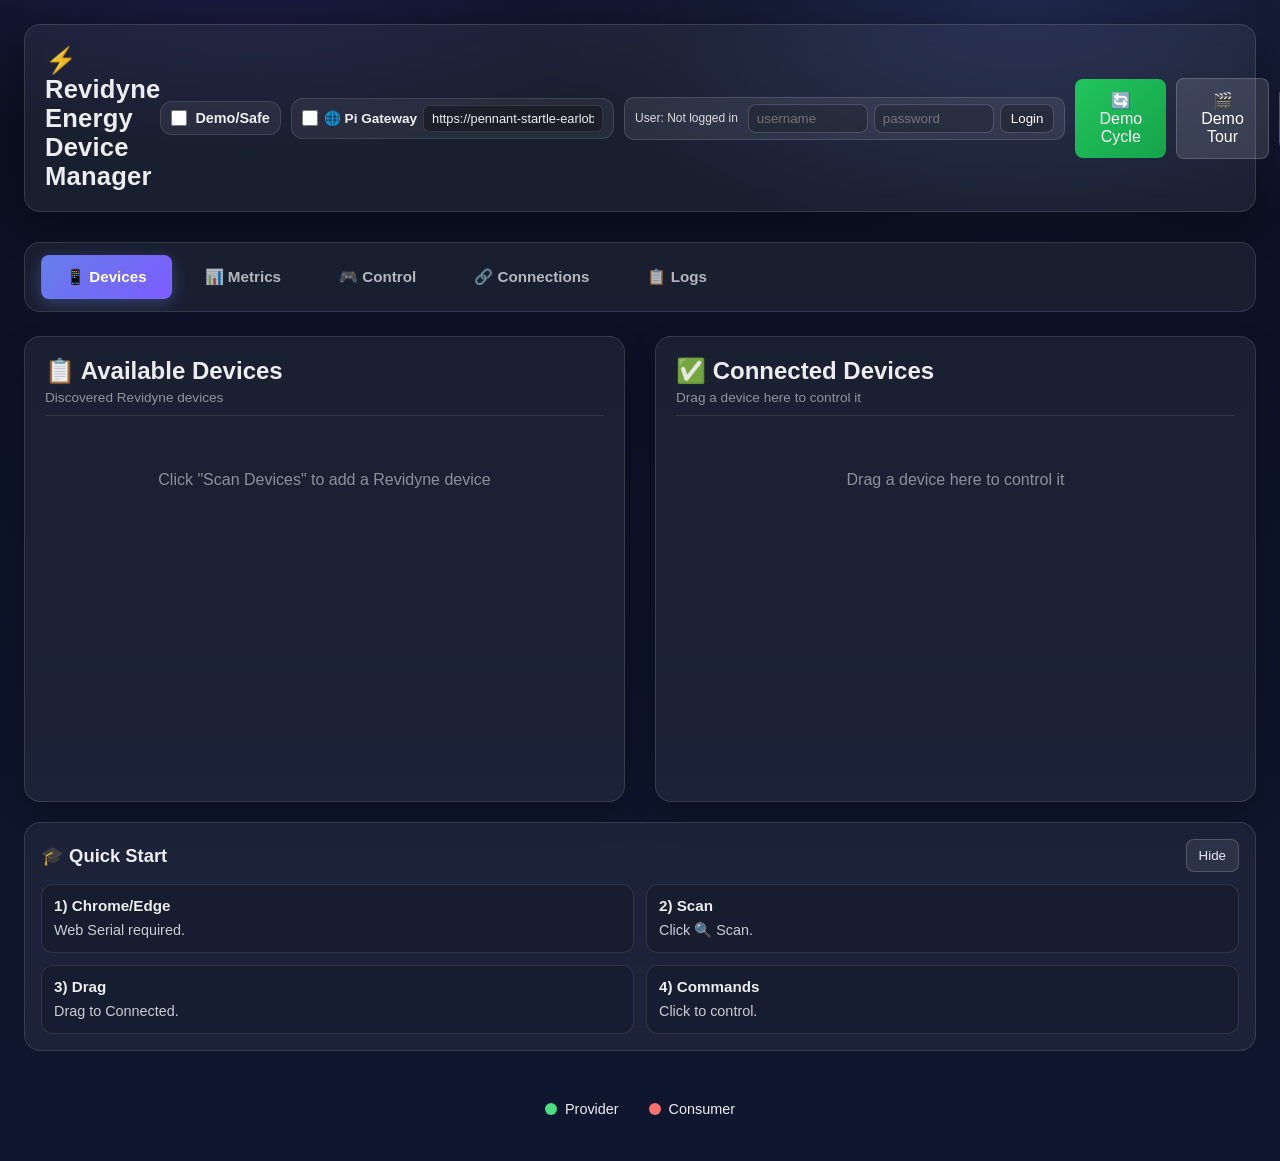
<file: index.html>
<!DOCTYPE html>
<html lang="en">
<head>
    <meta charset="UTF-8">
    <meta name="viewport" content="width=device-width, initial-scale=1.0">
    <title>Revidyne Device Manager</title>
    <link rel="stylesheet" href="styles.css?v=20260401a">
</head>
<body>
    <div class="container">
        <header>
            <h1>⚡ Revidyne Energy Device Manager</h1>
            <div class="header-actions">
                <label class="safe-mode" title="When ON, set* commands are blocked">
                    <input id="safeModeToggle" type="checkbox" />
                    <span class="safe-mode-label">Demo/Safe</span>
                </label>
                <div class="pi-gateway-control" title="Route commands through Raspberry Pi instead of direct WebSerial">
                    <label class="pi-gateway-toggle">
                        <input id="piGatewayToggle" type="checkbox" />
                        <span class="pi-gateway-label">🌐 Pi Gateway</span>
                    </label>
                    <input id="piGatewayUrl" type="text" class="pi-gateway-url" placeholder="http://10.106.249.120:5000" />
                </div>
                    <div class="header-right">
                        <div class="auth-widget" id="authWidget">
                            <div class="auth-status">
                                User: <span id="authStatus">Not logged in</span>
                            </div>
                            <div id="loginFormWrap">
                                <form id="loginForm" class="login-form">
                                    <input id="loginUsername" type="text" placeholder="username" autocomplete="username" required />
                                    <input id="loginPassword" type="password" placeholder="password" autocomplete="current-password" required />
                                    <button type="submit">Login</button>
                                </form>
                            </div>
                            <div id="userInfoWrap" style="display:none;">
                                <button id="logoutBtn" type="button">Logout</button>
                            </div>
                        </div>
                    </div>
                <button id="demoCycleBtn" class="scan-btn" style="background: linear-gradient(135deg, #22c55e 0%, #16a34a 100%);">🔄 Demo Cycle</button>
                <button id="demoTourBtn" class="scan-btn secondary" title="Step-by-step guided demo">🎬 Demo Tour</button>
                <button id="showTutorialBtn" class="scan-btn secondary" title="Show tutorial">🎓 Tutorial</button>
                <button id="scanBtn" class="scan-btn">🔍 Scan Devices</button>
            </div>
        </header>

        <nav class="navbar">
            <button class="nav-btn active" data-page="devices">📱 Devices</button>
            <button class="nav-btn" data-page="metrics">📊 Metrics</button>
            <button class="nav-btn" data-page="control">🎮 Control</button>
            <button class="nav-btn" data-page="connections">🔗 Connections</button>
            <button class="nav-btn" data-page="logs">📋 Logs</button>
            <button class="nav-btn" data-page="admin" id="navAdminBtn" style="display:none;">🔑 Admin</button>
        </nav>

        <div class="nav-page active" id="page-devices">
            <main class="panels">
                <div class="panel left-panel">
                    <h2>📋 Available Devices</h2>
                    <p class="panel-desc">Discovered Revidyne devices</p>
                    <div id="availableDevices" class="device-list" ondrop="drop(event, 'available')" ondragover="allowDrop(event)"></div>
                </div>
                <div class="panel right-panel">
                    <h2>✅ Connected Devices</h2>
                    <p class="panel-desc">Drag a device here to control it</p>
                    <div id="connectedDevices" class="device-list" ondrop="drop(event, 'connected')" ondragover="allowDrop(event)"></div>
                </div>
            </main>
            <section class="onboarding">
                <div class="onboarding-header">
                    <h2>🎓 Quick Start</h2>
                    <button id="dismissOnboardingBtn" class="onboarding-btn secondary">Hide</button>
                </div>
                <div class="onboarding-grid">
                    <div class="onboarding-card"><h3>1) Chrome/Edge</h3><p>Web Serial required.</p></div>
                    <div class="onboarding-card"><h3>2) Scan</h3><p>Click 🔍 Scan.</p></div>
                    <div class="onboarding-card"><h3>3) Drag</h3><p>Drag to Connected.</p></div>
                    <div class="onboarding-card"><h3>4) Commands</h3><p>Click to control.</p></div>
                </div>
            </section>
        </div>

        <div class="nav-page" id="page-metrics">
            <section class="summary">
                <div class="summary-item"><span class="summary-label">Connected</span><span id="summaryConnected" class="summary-value">0</span></div>
                <div class="summary-item"><span class="summary-label">Available</span><span id="summaryAvailable" class="summary-value">0</span></div>
                <div class="summary-item"><span class="summary-label">Providers</span><span id="summaryProviders" class="summary-value">0</span></div>
                <div class="summary-item"><span class="summary-label">Consumers</span><span id="summaryConsumers" class="summary-value">0</span></div>
                <div class="summary-item summary-wide"><span class="summary-label">Last scan</span><span id="summaryLastScan" class="summary-value">—</span></div>
            </section>

            <section class="metrics" aria-label="Live metrics">
                <div class="metrics-header">
                    <h3>Live Metrics</h3>
                    <div class="metrics-meta">Updated: <span id="metricsUpdatedAt">—</span></div>
                    <button id="metricsPauseBtn" class="metrics-pause-btn" title="Pause/Resume auto-refresh">⏸️ Pause</button>
                    <button id="metricsRefreshBtn" class="metrics-refresh-btn" title="Refresh now">🔄 Refresh</button>
                    <button id="metricsResetFilterBtn" class="metrics-reset-btn" title="Reset filter history">🗑️ Reset</button>
                    <button id="metricsRawBtn" class="metrics-raw-btn" title="Show raw values in console">📊 Raw</button>
                    <div id="metricsDetailsState" class="metrics-details-state"></div>
                    <label class="metrics-details-toggle" title="Show/hide extra helper text">
                        <input id="metricsShowDetailsToggle" type="checkbox" />
                        <span>Show details</span>
                    </label>
                </div>
                <div class="metrics-quick-actions">
                    <div class="metrics-quick-left">
                        <div class="metrics-quick-title">Estimates</div>
                        <div id="demandSourceHint" class="metrics-quick-sub">Demand source: —</div>
                        <label class="metrics-manual-pref" title="When enabled, supply/demand will prefer your manual Capacity/Rated estimates over telemetry (useful for demos).">
                            <input id="preferManualEstimatesToggle" type="checkbox" />
                            <span>Prefer manual estimates</span>
                        </label>
                    </div>
                    <button id="jumpToEstimatesBtn" class="metrics-alloc-btn secondary" type="button">Jump to device estimates</button>
                </div>

                <div id="metricsBalance" class="metrics-balance">
                    <div class="metrics-balance-item"><span class="metrics-balance-label">Estimated supply</span><span id="metricsSupply" class="metrics-balance-value">—</span></div>
                    <div class="metrics-balance-item"><span class="metrics-balance-label">Estimated demand</span><span id="metricsDemand" class="metrics-balance-value">—</span></div>
                    <div class="metrics-balance-item metrics-balance-wide"><span class="metrics-balance-label">Balance</span><span id="metricsBalanceText" class="metrics-balance-value">—</span></div>
                    <div id="metricsBalanceHint" class="metrics-balance-hint"></div>

                    <div class="metrics-alloc">
                        <div class="metrics-alloc-left">
                            <div class="metrics-alloc-title">Apply allocation (Generator)</div>
                            <div class="metrics-alloc-sub">Sends <code>setLoad</code> to the generator. Respects Demo/Safe mode.</div>
                        </div>
                        <label class="metrics-alloc-field">
                            <span>Target load (kW)</span>
                            <input id="allocTargetKW" type="number" min="0" step="0.1" placeholder="e.g., 2.0" />
                        </label>
                        <button id="allocApplyBtn" class="metrics-alloc-btn" type="button">Apply to Generator</button>

                        <div class="metrics-alloc-divider"></div>

                        <div class="metrics-alloc-auto">
                            <div class="metrics-alloc-auto-left">
                                <div class="metrics-alloc-auto-title">Option A: apply from Estimated demand</div>
                                <div class="metrics-alloc-auto-sub">One click sets generator load to the current Estimated demand.</div>
                            </div>
                            <label class="metrics-alloc-field">
                                <span>Max cap (kW)</span>
                                <input id="allocMaxKW" type="number" min="0" step="0.1" placeholder="optional" />
                            </label>
                            <button id="allocApplyFromDemandBtn" class="metrics-alloc-btn secondary" type="button">Set = Estimated demand</button>
                        </div>

                        <div class="metrics-alloc-divider"></div>

                        <div class="metrics-alloc-auto">
                            <div class="metrics-alloc-auto-left">
                                <div class="metrics-alloc-auto-title">Auto-estimate demand</div>
                                <div class="metrics-alloc-auto-sub">If ON, Estimated demand follows provider output.</div>
                            </div>
                            <button id="autoEstDemandToggleBtn" class="metrics-alloc-btn secondary" type="button">Enable auto-estimate</button>
                            <div id="autoEstDemandStatus" class="metrics-balance-hint"></div>
                        </div>

                        <div class="metrics-alloc-auto">
                            <div class="metrics-alloc-auto-left">
                                <div class="metrics-alloc-auto-title">Auto-estimate tuning</div>
                                <div class="metrics-alloc-auto-sub">Response speed and max step.</div>
                            </div>
                            <label class="metrics-alloc-field">
                                <span>Response speed</span>
                                <input id="autoEstAlpha" type="range" min="0.05" max="0.95" step="0.05" value="0.35" />
                            </label>
                            <label class="metrics-alloc-field">
                                <span>Max step (kW)</span>
                                <input id="autoEstMaxStep" type="number" min="0.1" step="0.1" value="1.0" />
                            </label>
                        </div>
                    </div>
                </div>

                <div id="metricsEmpty" class="empty-state">Connect a device to see voltage/power readings.</div>
                <div class="metrics-table-wrap">
                    <table class="metrics-table">
                        <thead><tr><th>Device</th><th>Type</th><th>Voltage</th><th>Power (kW)</th></tr></thead>
                        <tbody id="metricsTableBody"></tbody>
                    </table>
                </div>
            </section>

            <section class="planned-request" aria-label="Pre-planned power request">
                <div class="planned-request-header">
                    <h3>🧠 Pre-planned Power Request</h3>
                    <div class="planned-request-meta">Ask for a target (W). The system checks current solar/wind vs generator capacity, and ramps load to reduce shutdown risk.</div>
                </div>
                <div class="planned-request-body">
                    <div class="planned-request-grid">
                        <label class="planned-field">
                            <span>Target demand (W)</span>
                            <input id="plannedTargetW" type="number" min="0" step="10" placeholder="e.g., 800" />
                        </label>

                        <div class="planned-actions">
                            <button id="plannedPlanBtn" class="flow-btn secondary" type="button">Plan</button>
                            <button id="plannedExecuteBtn" class="flow-btn" type="button">Execute (ramp)</button>
                            <button id="plannedCancelBtn" class="flow-btn danger" type="button">Cancel</button>
                        </div>

                        <label class="planned-field">
                            <span>Generator cap (kW)</span>
                            <input id="plannedMaxGenKW" type="number" min="0" step="0.1" placeholder="e.g., 3.0" />
                        </label>

                        <label class="planned-field">
                            <span>Ramp step (kW)</span>
                            <input id="plannedRampStepKW" type="number" min="0.05" step="0.05" placeholder="e.g., 0.2" />
                        </label>

                        <label class="planned-field">
                            <span>Ramp interval (ms)</span>
                            <input id="plannedRampIntervalMs" type="number" min="200" step="100" placeholder="e.g., 1500" />
                        </label>

                        <label class="planned-toggle" title="If non-generator supply is 0, allow retrying for a while.">
                            <input id="plannedAllowWait" type="checkbox" />
                            <span>Allow waiting / retry</span>
                        </label>
                    </div>

                    <div id="plannedScheduleViz" class="planned-schedule" aria-label="Ramp schedule preview"></div>

                    <div id="plannedRequestStatus" class="planned-request-status"></div>
                </div>
            </section>
        </div>

        <div class="nav-page" id="page-control">
            <section class="library">
                <div class="library-header"><h3>Command Library</h3></div>
                <div class="library-controls"><input id="librarySearch" class="library-search" type="text" placeholder="Search..." /><button class="library-btn" onclick="manager.refreshCommandLibrary()">Refresh</button></div>
                <div id="libraryBody" class="library-body"></div>
                <div id="libraryEmpty" class="empty-state">Connect devices to see commands.</div>
            </section>
        </div>

        <div class="nav-page" id="page-connections">
            <section class="connections">
                <div class="connections-header"><h3>Connections</h3><div class="connections-meta">Link Providers to Consumers</div>
                    <div class="connections-actions"><button id="connApplyMode2Btn" class="flow-btn">Apply</button><button id="connClearBtn" class="flow-btn danger">Clear</button></div>
                </div>
                <div class="connections-hint">Click Provider then Consumer.</div>
                <div id="connCanvas" class="conn-canvas">
                    <svg id="connSvg" class="conn-svg"></svg>
                    <div class="conn-col"><div class="conn-col-title">Providers</div><div id="connProviders" class="conn-list"></div></div>
                    <div class="conn-col"><div class="conn-col-title">Consumers</div><div id="connConsumers" class="conn-list"></div></div>
                </div>
                <div id="connStatus" class="connections-status">No connections.</div>
            </section>

            <section class="demand-request">
                <div class="demand-request-header">
                    <h3>🏠 Demand Request Mode</h3>
                    <div class="demand-request-meta">Set consumer needs, auto-request from providers</div>
                </div>
                <div class="demand-request-body">
                    <div class="demand-request-hint">
                        <p>💡 Add multiple consumers and their power needs below, then click <strong>Apply All Requests</strong>.</p>
                        <p>The system will automatically update connections and request the generator to fill any deficit.</p>
                    </div>
                    
                    <div class="demand-request-list-header">
                        <span>Consumer Requests</span>
                        <button id="demandAddBtn" class="flow-btn secondary">+ Add Request</button>
                    </div>
                    <div id="demandRequestList" class="demand-request-list">
                        <!-- Dynamic rows will be added here -->
                    </div>
                    
                    <div class="demand-request-actions">
                        <button id="demandApplyAllBtn" class="flow-btn">⚡ Apply All Requests</button>
                        <button id="demandClearAllBtn" class="flow-btn danger">Clear All</button>
                        <span id="demandTotalKW" class="demand-total">Total: 0.00 kW</span>
                    </div>
                    <div id="demandRequestStatus" class="demand-request-status"></div>
                </div>
            </section>

            <section class="surplus-handler">
                <div class="surplus-header">
                    <h3>⚡ Surplus Energy Handler</h3>
                    <div class="surplus-meta">Route excess power to CVT or storage</div>
                </div>
                <div class="surplus-body">
                    <div class="surplus-hint">
                        <p>💡 When supply exceeds demand, the surplus energy can be sent to a <strong>CVT</strong> to be consumed or stored.</p>
                    </div>
                    
                    <div class="surplus-status-row">
                        <div class="surplus-item">
                            <span class="surplus-label">Estimated Supply</span>
                            <span id="surplusSupply" class="surplus-value">0.00 kW</span>
                        </div>
                        <div class="surplus-item">
                            <span class="surplus-label">Estimated Demand</span>
                            <span id="surplusDemand" class="surplus-value">0.00 kW</span>
                        </div>
                        <div class="surplus-item surplus-highlight">
                            <span class="surplus-label">Surplus</span>
                            <span id="surplusValue" class="surplus-value">0.00 kW</span>
                        </div>
                    </div>

                    <div class="surplus-target">
                        <label class="surplus-field">
                            <span>Send surplus to</span>
                            <select id="surplusTargetSelect">
                                <option value="">-- Select CVT/Storage --</option>
                            </select>
                        </label>
                        <button id="surplusApplyBtn" class="flow-btn">🔄 Route Surplus to CVT</button>
                    </div>
                    <div id="surplusStatus" class="surplus-status"></div>
                </div>
            </section>
        </div>

        <div class="nav-page" id="page-logs">
            <section class="controller">
                <div class="controller-header"><h3>Controller</h3><div class="controller-hint">Run scenarios</div></div>
                <div class="controller-actions">
                    <button class="controller-btn" onclick="manager.runScenario('startup')">▶ Startup</button>
                    <button class="controller-btn" onclick="manager.runScenario('eco')">🌿 Eco</button>
                    <button class="controller-btn" onclick="manager.runScenario('demand')">⚡ Demand</button>
                </div>
                <div class="controller-note" id="controllerStatus">Connect devices first.</div>
            </section>

            <section class="templates">
                <div class="templates-header"><h3>Templates</h3></div>
                <div class="templates-actions">
                    <button class="templates-btn" onclick="applyTemplate('gen_load_cycle')">⚡ Generator + Load</button>
                    <button class="templates-btn" onclick="applyTemplate('solar_tracker_routine')">🧭 Solar Tracker</button>
                    <button class="templates-btn" onclick="applyTemplate('wind_turbine_demo')">🌬️ Wind Turbine</button>
                </div>
            </section>

            <section class="cmdlog">
                <div class="cmdlog-header"><h3>Command Log</h3>
                    <div class="cmdlog-actions"><button class="cmdlog-btn" onclick="manager.exportCommandLog('json')">JSON</button><button class="cmdlog-btn" onclick="manager.exportCommandLog('csv')">CSV</button><button class="cmdlog-btn danger" onclick="manager.clearCommandLog()">Clear</button></div>
                </div>
                <div class="cmdlog-table-wrap"><table class="cmdlog-table"><thead><tr><th>Time</th><th>Device</th><th>Command</th><th>Args</th><th>Result</th></tr></thead><tbody id="cmdLogBody"></tbody></table></div>
                <div id="cmdLogEmpty" class="empty-state">No commands yet.</div>
            </section>
            <section class="flow">
                <div class="flow-header"><h3>Flow Builder</h3>
                    <div class="flow-actions"><button class="flow-btn" onclick="manager.addFlowStep()">+ Add</button><button class="flow-btn" onclick="manager.runFlow()">▶ Run</button><button id="flowStopBtn" class="flow-btn danger" onclick="manager.stopFlow()" disabled>■ Stop</button><button class="flow-btn" onclick="manager.clearFlow()">Clear</button></div>
                </div>
                <ol id="flowList" class="flow-list"></ol>
                <div id="flowEmpty" class="empty-state">No steps.</div>
                <div id="flowStatus" class="flow-status">Ready.</div>
                <section class="run-summary"><div class="run-summary-header"><h4>Last Run</h4></div><div id="runSummaryBody" class="run-summary-body"><div class="empty-state">No runs.</div></div></section>
                <section class="run-history"><div class="run-summary-header"><h4>History (<span id="runHistoryN">10</span>)</h4></div><div id="runHistoryBody" class="run-summary-body"><div class="empty-state">No history.</div></div></section>
            </section>
        </div>

        <!-- ===== Admin Panel (visible only to admin role) ===== -->
        <div class="nav-page" id="page-admin">
            <section class="admin-panel">
                <div class="admin-header">
                    <h3>🔑 User &amp; Permission Management</h3>
                    <p class="admin-subtitle">Manage department accounts, roles, and device access</p>
                </div>

                <!-- Create User Form -->
                <div class="admin-create-section">
                    <h4>➕ Create New User</h4>
                    <form id="adminCreateForm" class="admin-create-form">
                        <label>
                            <span>Username</span>
                            <input id="adminNewUsername" type="text" placeholder="e.g. new_dept" required />
                        </label>
                        <label>
                            <span>Password</span>
                            <input id="adminNewPassword" type="password" placeholder="password" required />
                        </label>
                        <label>
                            <span>Role</span>
                            <select id="adminNewRole">
                                <option value="operator">operator</option>
                                <option value="viewer">viewer</option>
                                <option value="admin">admin</option>
                            </select>
                        </label>
                        <label>
                            <span>Devices (comma-separated)</span>
                            <input id="adminNewDevices" type="text" placeholder="e.g. generator,fan" />
                        </label>
                        <button type="submit" class="admin-btn primary">Create User</button>
                    </form>
                </div>

                <!-- Users Table -->
                <div class="admin-users-section">
                    <div class="admin-users-header">
                        <h4>👥 All Users</h4>
                        <button id="adminRefreshBtn" class="admin-btn secondary" type="button">🔄 Refresh</button>
                    </div>
                    <div class="admin-table-wrap">
                        <table class="admin-table" id="adminUsersTable">
                            <thead>
                                <tr>
                                    <th>ID</th>
                                    <th>Username</th>
                                    <th>Role</th>
                                    <th>Permissions</th>
                                    <th>Created</th>
                                    <th>Actions</th>
                                </tr>
                            </thead>
                            <tbody id="adminUsersBody">
                                <tr><td colspan="6" class="empty-state">Loading…</td></tr>
                            </tbody>
                        </table>
                    </div>
                </div>

                <!-- API Keys -->
                <div class="admin-users-section admin-api-keys-section">
                    <div class="admin-users-header">
                        <h4>🗝️ API Keys</h4>
                        <button id="adminKeysRefreshBtn" class="admin-btn secondary" type="button">🔄 Refresh</button>
                    </div>

                    <form id="adminCreateKeyForm" class="admin-create-form admin-key-create-form">
                        <label>
                            <span>Owner username</span>
                            <input id="adminKeyUsername" type="text" placeholder="e.g. admin" required />
                        </label>
                        <label>
                            <span>Key name</span>
                            <input id="adminKeyName" type="text" placeholder="e.g. demo-key" />
                        </label>
                        <button type="submit" class="admin-btn primary">+ Create API Key</button>
                    </form>

                    <div id="adminApiKeyResult" class="admin-key-result" style="display:none;"></div>

                    <div class="admin-table-wrap">
                        <table class="admin-table" id="adminKeysTable">
                            <thead>
                                <tr>
                                    <th>ID</th>
                                    <th>Name</th>
                                    <th>Owner</th>
                                    <th>Role</th>
                                    <th>Status</th>
                                    <th>Created</th>
                                    <th>Last Used</th>
                                    <th>Actions</th>
                                </tr>
                            </thead>
                            <tbody id="adminKeysBody">
                                <tr><td colspan="8" class="empty-state">Loading…</td></tr>
                            </tbody>
                        </table>
                    </div>
                </div>
            </section>

            <!-- Edit Permissions Modal -->
            <div id="adminPermModal" class="admin-modal-overlay" style="display:none;" onclick="manager.closePermModal(event)">
                <div class="admin-modal" onclick="event.stopPropagation()">
                    <div class="admin-modal-header">
                        <h4>📝 Edit Permissions — <span id="adminPermUser">user</span></h4>
                        <span class="close-btn" onclick="manager.closePermModal()">&times;</span>
                    </div>
                    <div class="admin-modal-body">
                        <p>Select devices this user can control:</p>
                        <div id="adminPermCheckboxes" class="admin-perm-checkboxes"></div>
                        <label class="admin-perm-custom">
                            <span>Or type devices (comma-separated):</span>
                            <input id="adminPermCustom" type="text" placeholder="generator,fan,solartracker,houseload" />
                        </label>
                    </div>
                    <div class="admin-modal-footer">
                        <button class="admin-btn primary" onclick="manager.savePermissions()">💾 Save</button>
                        <button class="admin-btn secondary" onclick="manager.closePermModal()">Cancel</button>
                    </div>
                </div>
            </div>
        </div>

        <footer><div class="legend"><span class="legend-item"><span class="dot provider"></span> Provider</span><span class="legend-item"><span class="dot consumer"></span> Consumer</span></div></footer>
    </div>

    <div id="resultModal" class="modal" onclick="closeModal()"><div class="modal-content" onclick="event.stopPropagation()"><span class="close-btn" onclick="closeModal()">&times;</span><div id="resultContent"></div></div></div>

    <script>
        function applyTemplate(id) { window.manager?.applyTemplate?.(id); }
        function exportRunSummary(f) { window.manager?.exportRunSummary?.(f); }
        function clearRunSummary() { window.manager?.clearRunSummary?.(); }
        function exportRunHistory(f) { window.manager?.exportRunHistory?.(f); }
        function clearRunHistory() { window.manager?.clearRunHistory?.(); }
    </script>
    <script src="revidyne.js"></script>
    <script src="app.js?v=20260501b"></script>
</body>
</html>
</file>
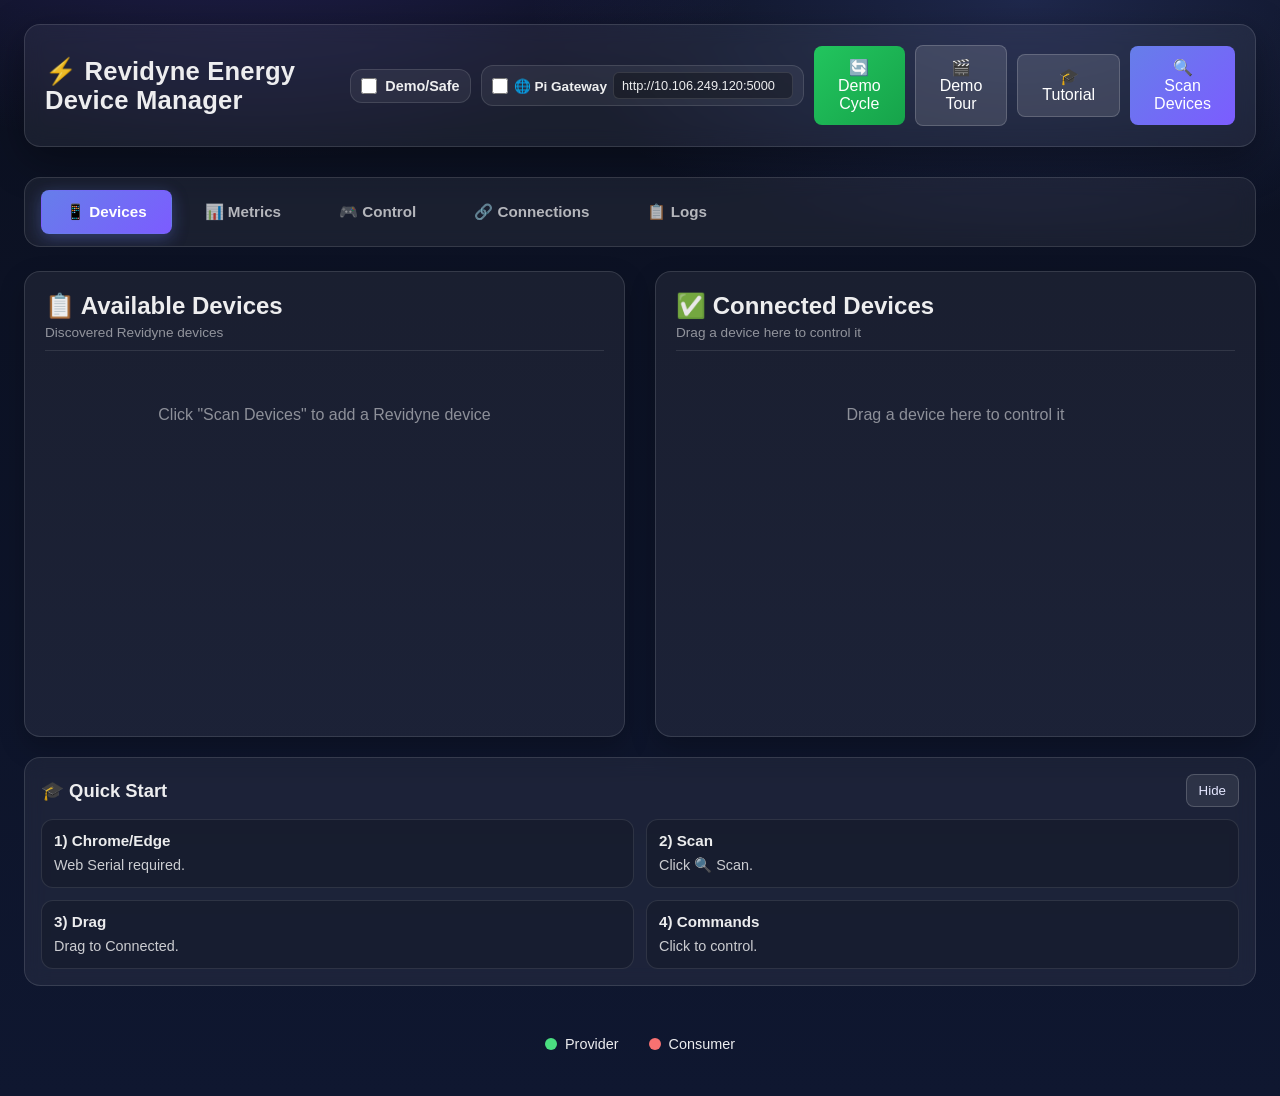
<file: html/index.html>
<!DOCTYPE html>
<html lang="en">
<head>
    <meta charset="UTF-8">
    <meta name="viewport" content="width=device-width, initial-scale=1.0">
    <title>Revidyne Device Manager</title>
    <link rel="stylesheet" href="styles.css?v=20260129">
</head>
<body>
    <div class="container">
        <header>
            <h1>⚡ Revidyne Energy Device Manager</h1>
            <div class="header-actions">
                <label class="safe-mode" title="When ON, set* commands are blocked">
                    <input id="safeModeToggle" type="checkbox" />
                    <span class="safe-mode-label">Demo/Safe</span>
                </label>
                <div class="pi-gateway-control" title="Route commands through Raspberry Pi instead of direct WebSerial">
                    <label class="pi-gateway-toggle">
                        <input id="piGatewayToggle" type="checkbox" />
                        <span class="pi-gateway-label">🌐 Pi Gateway</span>
                    </label>
                    <input id="piGatewayUrl" type="text" class="pi-gateway-url" placeholder="http://10.106.249.120:5000" />
                </div>
                <button id="demoCycleBtn" class="scan-btn" style="background: linear-gradient(135deg, #22c55e 0%, #16a34a 100%);">🔄 Demo Cycle</button>
                <button id="demoTourBtn" class="scan-btn secondary" title="Step-by-step guided demo">🎬 Demo Tour</button>
                <button id="showTutorialBtn" class="scan-btn secondary" title="Show tutorial">🎓 Tutorial</button>
                <button id="scanBtn" class="scan-btn">🔍 Scan Devices</button>
            </div>
        </header>

        <nav class="navbar">
            <button class="nav-btn active" data-page="devices">📱 Devices</button>
            <button class="nav-btn" data-page="metrics">📊 Metrics</button>
            <button class="nav-btn" data-page="control">🎮 Control</button>
            <button class="nav-btn" data-page="connections">🔗 Connections</button>
            <button class="nav-btn" data-page="logs">📋 Logs</button>
        </nav>

        <div class="nav-page active" id="page-devices">
            <main class="panels">
                <div class="panel left-panel">
                    <h2>📋 Available Devices</h2>
                    <p class="panel-desc">Discovered Revidyne devices</p>
                    <div id="availableDevices" class="device-list" ondrop="drop(event, 'available')" ondragover="allowDrop(event)"></div>
                </div>
                <div class="panel right-panel">
                    <h2>✅ Connected Devices</h2>
                    <p class="panel-desc">Drag a device here to control it</p>
                    <div id="connectedDevices" class="device-list" ondrop="drop(event, 'connected')" ondragover="allowDrop(event)"></div>
                </div>
            </main>
            <section class="onboarding">
                <div class="onboarding-header">
                    <h2>🎓 Quick Start</h2>
                    <button id="dismissOnboardingBtn" class="onboarding-btn secondary">Hide</button>
                </div>
                <div class="onboarding-grid">
                    <div class="onboarding-card"><h3>1) Chrome/Edge</h3><p>Web Serial required.</p></div>
                    <div class="onboarding-card"><h3>2) Scan</h3><p>Click 🔍 Scan.</p></div>
                    <div class="onboarding-card"><h3>3) Drag</h3><p>Drag to Connected.</p></div>
                    <div class="onboarding-card"><h3>4) Commands</h3><p>Click to control.</p></div>
                </div>
            </section>
        </div>

        <div class="nav-page" id="page-metrics">
            <section class="summary">
                <div class="summary-item"><span class="summary-label">Connected</span><span id="summaryConnected" class="summary-value">0</span></div>
                <div class="summary-item"><span class="summary-label">Available</span><span id="summaryAvailable" class="summary-value">0</span></div>
                <div class="summary-item"><span class="summary-label">Providers</span><span id="summaryProviders" class="summary-value">0</span></div>
                <div class="summary-item"><span class="summary-label">Consumers</span><span id="summaryConsumers" class="summary-value">0</span></div>
                <div class="summary-item summary-wide"><span class="summary-label">Last scan</span><span id="summaryLastScan" class="summary-value">—</span></div>
            </section>

            <section class="metrics" aria-label="Live metrics">
                <div class="metrics-header">
                    <h3>Live Metrics</h3>
                    <div class="metrics-meta">Updated: <span id="metricsUpdatedAt">—</span></div>
                    <button id="metricsPauseBtn" class="metrics-pause-btn" title="Pause/Resume auto-refresh">⏸️ Pause</button>
                    <button id="metricsRefreshBtn" class="metrics-refresh-btn" title="Refresh now">🔄 Refresh</button>
                    <button id="metricsResetFilterBtn" class="metrics-reset-btn" title="Reset filter history">🗑️ Reset</button>
                    <button id="metricsRawBtn" class="metrics-raw-btn" title="Show raw values in console">📊 Raw</button>
                    <div id="metricsDetailsState" class="metrics-details-state"></div>
                    <label class="metrics-details-toggle" title="Show/hide extra helper text">
                        <input id="metricsShowDetailsToggle" type="checkbox" />
                        <span>Show details</span>
                    </label>
                </div>
                <div class="metrics-quick-actions">
                    <div class="metrics-quick-left">
                        <div class="metrics-quick-title">Estimates</div>
                        <div id="demandSourceHint" class="metrics-quick-sub">Demand source: —</div>
                        <label class="metrics-manual-pref" title="When enabled, supply/demand will prefer your manual Capacity/Rated estimates over telemetry (useful for demos).">
                            <input id="preferManualEstimatesToggle" type="checkbox" />
                            <span>Prefer manual estimates</span>
                        </label>
                    </div>
                    <button id="jumpToEstimatesBtn" class="metrics-alloc-btn secondary" type="button">Jump to device estimates</button>
                </div>

                <div id="metricsBalance" class="metrics-balance">
                    <div class="metrics-balance-item"><span class="metrics-balance-label">Estimated supply</span><span id="metricsSupply" class="metrics-balance-value">—</span></div>
                    <div class="metrics-balance-item"><span class="metrics-balance-label">Estimated demand</span><span id="metricsDemand" class="metrics-balance-value">—</span></div>
                    <div class="metrics-balance-item metrics-balance-wide"><span class="metrics-balance-label">Balance</span><span id="metricsBalanceText" class="metrics-balance-value">—</span></div>
                    <div id="metricsBalanceHint" class="metrics-balance-hint"></div>

                    <div class="metrics-alloc">
                        <div class="metrics-alloc-left">
                            <div class="metrics-alloc-title">Apply allocation (Generator)</div>
                            <div class="metrics-alloc-sub">Sends <code>setLoad</code> to the generator. Respects Demo/Safe mode.</div>
                        </div>
                        <label class="metrics-alloc-field">
                            <span>Target load (kW)</span>
                            <input id="allocTargetKW" type="number" min="0" step="0.1" placeholder="e.g., 2.0" />
                        </label>
                        <button id="allocApplyBtn" class="metrics-alloc-btn" type="button">Apply to Generator</button>

                        <div class="metrics-alloc-divider"></div>

                        <div class="metrics-alloc-auto">
                            <div class="metrics-alloc-auto-left">
                                <div class="metrics-alloc-auto-title">Option A: apply from Estimated demand</div>
                                <div class="metrics-alloc-auto-sub">One click sets generator load to the current Estimated demand.</div>
                            </div>
                            <label class="metrics-alloc-field">
                                <span>Max cap (kW)</span>
                                <input id="allocMaxKW" type="number" min="0" step="0.1" placeholder="optional" />
                            </label>
                            <button id="allocApplyFromDemandBtn" class="metrics-alloc-btn secondary" type="button">Set = Estimated demand</button>
                        </div>

                        <div class="metrics-alloc-divider"></div>

                        <div class="metrics-alloc-auto">
                            <div class="metrics-alloc-auto-left">
                                <div class="metrics-alloc-auto-title">Auto-estimate demand</div>
                                <div class="metrics-alloc-auto-sub">If ON, Estimated demand follows provider output.</div>
                            </div>
                            <button id="autoEstDemandToggleBtn" class="metrics-alloc-btn secondary" type="button">Enable auto-estimate</button>
                            <div id="autoEstDemandStatus" class="metrics-balance-hint"></div>
                        </div>

                        <div class="metrics-alloc-auto">
                            <div class="metrics-alloc-auto-left">
                                <div class="metrics-alloc-auto-title">Auto-estimate tuning</div>
                                <div class="metrics-alloc-auto-sub">Response speed and max step.</div>
                            </div>
                            <label class="metrics-alloc-field">
                                <span>Response speed</span>
                                <input id="autoEstAlpha" type="range" min="0.05" max="0.95" step="0.05" value="0.35" />
                            </label>
                            <label class="metrics-alloc-field">
                                <span>Max step (kW)</span>
                                <input id="autoEstMaxStep" type="number" min="0.1" step="0.1" value="1.0" />
                            </label>
                        </div>
                    </div>
                </div>

                <div id="metricsEmpty" class="empty-state">Connect a device to see voltage/power readings.</div>
                <div class="metrics-table-wrap">
                    <table class="metrics-table">
                        <thead><tr><th>Device</th><th>Type</th><th>Voltage</th><th>Power (kW)</th></tr></thead>
                        <tbody id="metricsTableBody"></tbody>
                    </table>
                </div>
            </section>

            <section class="planned-request" aria-label="Pre-planned power request">
                <div class="planned-request-header">
                    <h3>🧠 Pre-planned Power Request</h3>
                    <div class="planned-request-meta">Ask for a target (W). The system checks current solar/wind vs generator capacity, and ramps load to reduce shutdown risk.</div>
                </div>
                <div class="planned-request-body">
                    <div class="planned-request-grid">
                        <label class="planned-field">
                            <span>Target demand (W)</span>
                            <input id="plannedTargetW" type="number" min="0" step="10" placeholder="e.g., 800" />
                        </label>

                        <div class="planned-actions">
                            <button id="plannedPlanBtn" class="flow-btn secondary" type="button">Plan</button>
                            <button id="plannedExecuteBtn" class="flow-btn" type="button">Execute (ramp)</button>
                            <button id="plannedCancelBtn" class="flow-btn danger" type="button">Cancel</button>
                        </div>

                        <label class="planned-field">
                            <span>Generator cap (kW)</span>
                            <input id="plannedMaxGenKW" type="number" min="0" step="0.1" placeholder="e.g., 3.0" />
                        </label>

                        <label class="planned-field">
                            <span>Ramp step (kW)</span>
                            <input id="plannedRampStepKW" type="number" min="0.05" step="0.05" placeholder="e.g., 0.2" />
                        </label>

                        <label class="planned-field">
                            <span>Ramp interval (ms)</span>
                            <input id="plannedRampIntervalMs" type="number" min="200" step="100" placeholder="e.g., 1500" />
                        </label>

                        <label class="planned-toggle" title="If non-generator supply is 0, allow retrying for a while.">
                            <input id="plannedAllowWait" type="checkbox" />
                            <span>Allow waiting / retry</span>
                        </label>
                    </div>

                    <div id="plannedScheduleViz" class="planned-schedule" aria-label="Ramp schedule preview"></div>

                    <div id="plannedRequestStatus" class="planned-request-status"></div>
                </div>
            </section>
        </div>

        <div class="nav-page" id="page-control">
            <section class="library">
                <div class="library-header"><h3>Command Library</h3></div>
                <div class="library-controls"><input id="librarySearch" class="library-search" type="text" placeholder="Search..." /><button class="library-btn" onclick="manager.refreshCommandLibrary()">Refresh</button></div>
                <div id="libraryBody" class="library-body"></div>
                <div id="libraryEmpty" class="empty-state">Connect devices to see commands.</div>
            </section>
        </div>

        <div class="nav-page" id="page-connections">
            <section class="connections">
                <div class="connections-header"><h3>Connections</h3><div class="connections-meta">Link Providers to Consumers</div>
                    <div class="connections-actions"><button id="connApplyMode2Btn" class="flow-btn">Apply</button><button id="connClearBtn" class="flow-btn danger">Clear</button></div>
                </div>
                <div class="connections-hint">Click Provider then Consumer.</div>
                <div id="connCanvas" class="conn-canvas">
                    <svg id="connSvg" class="conn-svg"></svg>
                    <div class="conn-col"><div class="conn-col-title">Providers</div><div id="connProviders" class="conn-list"></div></div>
                    <div class="conn-col"><div class="conn-col-title">Consumers</div><div id="connConsumers" class="conn-list"></div></div>
                </div>
                <div id="connStatus" class="connections-status">No connections.</div>
            </section>

            <section class="demand-request">
                <div class="demand-request-header">
                    <h3>🏠 Demand Request Mode</h3>
                    <div class="demand-request-meta">Set consumer needs, auto-request from providers</div>
                </div>
                <div class="demand-request-body">
                    <div class="demand-request-hint">
                        <p>💡 Add multiple consumers and their power needs below, then click <strong>Apply All Requests</strong>.</p>
                        <p>The system will automatically update connections and request the generator to fill any deficit.</p>
                    </div>
                    
                    <div class="demand-request-list-header">
                        <span>Consumer Requests</span>
                        <button id="demandAddBtn" class="flow-btn secondary">+ Add Request</button>
                    </div>
                    <div id="demandRequestList" class="demand-request-list">
                        <!-- Dynamic rows will be added here -->
                    </div>
                    
                    <div class="demand-request-actions">
                        <button id="demandApplyAllBtn" class="flow-btn">⚡ Apply All Requests</button>
                        <button id="demandClearAllBtn" class="flow-btn danger">Clear All</button>
                        <span id="demandTotalKW" class="demand-total">Total: 0.00 kW</span>
                    </div>
                    <div id="demandRequestStatus" class="demand-request-status"></div>
                </div>
            </section>

            <section class="surplus-handler">
                <div class="surplus-header">
                    <h3>⚡ Surplus Energy Handler</h3>
                    <div class="surplus-meta">Route excess power to CVT or storage</div>
                </div>
                <div class="surplus-body">
                    <div class="surplus-hint">
                        <p>💡 When supply exceeds demand, the surplus energy can be sent to a <strong>CVT</strong> to be consumed or stored.</p>
                    </div>
                    
                    <div class="surplus-status-row">
                        <div class="surplus-item">
                            <span class="surplus-label">Estimated Supply</span>
                            <span id="surplusSupply" class="surplus-value">0.00 kW</span>
                        </div>
                        <div class="surplus-item">
                            <span class="surplus-label">Estimated Demand</span>
                            <span id="surplusDemand" class="surplus-value">0.00 kW</span>
                        </div>
                        <div class="surplus-item surplus-highlight">
                            <span class="surplus-label">Surplus</span>
                            <span id="surplusValue" class="surplus-value">0.00 kW</span>
                        </div>
                    </div>

                    <div class="surplus-target">
                        <label class="surplus-field">
                            <span>Send surplus to</span>
                            <select id="surplusTargetSelect">
                                <option value="">-- Select CVT/Storage --</option>
                            </select>
                        </label>
                        <button id="surplusApplyBtn" class="flow-btn">🔄 Route Surplus to CVT</button>
                    </div>
                    <div id="surplusStatus" class="surplus-status"></div>
                </div>
            </section>
        </div>

        <div class="nav-page" id="page-logs">
            <section class="controller">
                <div class="controller-header"><h3>Controller</h3><div class="controller-hint">Run scenarios</div></div>
                <div class="controller-actions">
                    <button class="controller-btn" onclick="manager.runScenario('startup')">▶ Startup</button>
                    <button class="controller-btn" onclick="manager.runScenario('eco')">🌿 Eco</button>
                    <button class="controller-btn" onclick="manager.runScenario('demand')">⚡ Demand</button>
                </div>
                <div class="controller-note" id="controllerStatus">Connect devices first.</div>
            </section>

            <section class="templates">
                <div class="templates-header"><h3>Templates</h3></div>
                <div class="templates-actions">
                    <button class="templates-btn" onclick="applyTemplate('gen_load_cycle')">⚡ Generator + Load</button>
                    <button class="templates-btn" onclick="applyTemplate('solar_tracker_routine')">🧭 Solar Tracker</button>
                    <button class="templates-btn" onclick="applyTemplate('wind_turbine_demo')">🌬️ Wind Turbine</button>
                </div>
            </section>

            <section class="cmdlog">
                <div class="cmdlog-header"><h3>Command Log</h3>
                    <div class="cmdlog-actions"><button class="cmdlog-btn" onclick="manager.exportCommandLog('json')">JSON</button><button class="cmdlog-btn" onclick="manager.exportCommandLog('csv')">CSV</button><button class="cmdlog-btn danger" onclick="manager.clearCommandLog()">Clear</button></div>
                </div>
                <div class="cmdlog-table-wrap"><table class="cmdlog-table"><thead><tr><th>Time</th><th>Device</th><th>Command</th><th>Args</th><th>Result</th></tr></thead><tbody id="cmdLogBody"></tbody></table></div>
                <div id="cmdLogEmpty" class="empty-state">No commands yet.</div>
            </section>
            <section class="flow">
                <div class="flow-header"><h3>Flow Builder</h3>
                    <div class="flow-actions"><button class="flow-btn" onclick="manager.addFlowStep()">+ Add</button><button class="flow-btn" onclick="manager.runFlow()">▶ Run</button><button id="flowStopBtn" class="flow-btn danger" onclick="manager.stopFlow()" disabled>■ Stop</button><button class="flow-btn" onclick="manager.clearFlow()">Clear</button></div>
                </div>
                <ol id="flowList" class="flow-list"></ol>
                <div id="flowEmpty" class="empty-state">No steps.</div>
                <div id="flowStatus" class="flow-status">Ready.</div>
                <section class="run-summary"><div class="run-summary-header"><h4>Last Run</h4></div><div id="runSummaryBody" class="run-summary-body"><div class="empty-state">No runs.</div></div></section>
                <section class="run-history"><div class="run-summary-header"><h4>History (<span id="runHistoryN">10</span>)</h4></div><div id="runHistoryBody" class="run-summary-body"><div class="empty-state">No history.</div></div></section>
            </section>
        </div>

        <footer><div class="legend"><span class="legend-item"><span class="dot provider"></span> Provider</span><span class="legend-item"><span class="dot consumer"></span> Consumer</span></div></footer>
    </div>

    <div id="resultModal" class="modal" onclick="closeModal()"><div class="modal-content" onclick="event.stopPropagation()"><span class="close-btn" onclick="closeModal()">&times;</span><div id="resultContent"></div></div></div>

    <script>
        function applyTemplate(id) { window.manager?.applyTemplate?.(id); }
        function exportRunSummary(f) { window.manager?.exportRunSummary?.(f); }
        function clearRunSummary() { window.manager?.clearRunSummary?.(); }
        function exportRunHistory(f) { window.manager?.exportRunHistory?.(f); }
        function clearRunHistory() { window.manager?.clearRunHistory?.(); }
    </script>
    <script src="revidyne.js"></script>
    <script src="app.js?v=20260501b"></script>
</body>
</html>
</file>
<file: styles.css>
* { margin: 0; padding: 0; box-sizing: border-box; }

:root {
    --bg-0: #0b1020;
    --bg-1: #0f1730;
    --card: rgba(255, 255, 255, 0.06);
    --card-2: rgba(0, 0, 0, 0.18);
    --border: rgba(255, 255, 255, 0.12);
    --border-2: rgba(255, 255, 255, 0.18);
    --text: rgba(255, 255, 255, 0.92);
    --text-dim: rgba(255, 255, 255, 0.68);
    --text-mute: rgba(255, 255, 255, 0.52);

    --accent: #667eea;
    --accent-2: #7c5cff;
    --success: #22c55e;
    --warning: #f59e0b;
    --danger: #ef4444;

    --radius-md: 12px;
    --radius-lg: 16px;
    --shadow: 0 12px 40px rgba(0, 0, 0, 0.35);

    --space-2: 8px;
    --space-3: 12px;
    --space-4: 16px;
    --space-5: 20px;
    --space-6: 24px;
}

body {
    font-family: -apple-system, BlinkMacSystemFont, 'Segoe UI', Roboto, sans-serif;
    background:
        radial-gradient(900px 450px at 20% -10%, rgba(124, 92, 255, 0.22), transparent 60%),
        radial-gradient(900px 450px at 80% 0%, rgba(102, 126, 234, 0.22), transparent 55%),
        linear-gradient(180deg, var(--bg-0) 0%, var(--bg-1) 100%);
    min-height: 100vh;
    color: var(--text);
}

.container {
    max-width: 1480px;
    margin: 0 auto;
    padding: var(--space-6);
}

header {
    display: flex;
    justify-content: space-between;
    align-items: center;
    margin-bottom: 30px;
    padding: var(--space-5);
    background: var(--card);
    border: 1px solid var(--border);
    border-radius: var(--radius-lg);
    backdrop-filter: blur(10px);
    box-shadow: var(--shadow);
}

/* Demo/Safe Mode toggle */
.safe-mode {
    display: inline-flex;
    align-items: center;
    gap: 8px;
    padding: 8px 10px;
    border-radius: 12px;
    border: 1px solid var(--border);
    background: rgba(255, 255, 255, 0.06);
    color: var(--text);
    cursor: pointer;
    user-select: none;
}

.safe-mode input {
    width: 16px;
    height: 16px;
}

.safe-mode-label {
    font-size: 0.9rem;
    font-weight: 650;
}

.safe-mode-on .safe-mode {
    border-color: rgba(245, 158, 11, 0.55);
    background: rgba(245, 158, 11, 0.12);
}

/* Pi Gateway toggle */
.pi-gateway-control {
    display: flex;
    align-items: center;
    gap: 6px;
    padding: 6px 10px;
    border-radius: 12px;
    border: 1px solid var(--border);
    background: rgba(255, 255, 255, 0.06);
}

/* Auth widget */
.auth-widget {
    display: flex;
    align-items: center;
    gap: 10px;
    padding: 6px 10px;
    border-radius: 10px;
    background: rgba(255, 255, 255, 0.08);
    border: 1px solid rgba(255, 255, 255, 0.14);
}

.auth-status {
    font-size: 12px;
    opacity: 0.9;
    white-space: nowrap;
}

.login-form {
    display: flex;
    align-items: center;
    gap: 6px;
}

.login-form input {
    width: 120px;
    max-width: 150px;
    padding: 6px 8px;
    border-radius: 8px;
    border: 1px solid rgba(255,255,255,0.18);
    background: rgba(0,0,0,0.2);
    color: #fff;
    outline: none;
}

.login-form button,
#logoutBtn {
    padding: 6px 10px;
    border-radius: 8px;
    border: 1px solid rgba(255,255,255,0.18);
    background: rgba(0,0,0,0.25);
    color: #fff;
    cursor: pointer;
}

.login-form button:hover,
#logoutBtn:hover {
    background: rgba(0,0,0,0.35);
}

.pi-gateway-toggle {
    display: inline-flex;
    align-items: center;
    gap: 6px;
    cursor: pointer;
    user-select: none;
}

.pi-gateway-toggle input {
    width: 16px;
    height: 16px;
}

.pi-gateway-label {
    font-size: 0.85rem;
    font-weight: 600;
    white-space: nowrap;
}

.pi-gateway-url {
    width: 180px;
    padding: 5px 8px;
    font-size: 0.8rem;
    border-radius: 6px;
    border: 1px solid var(--border);
    background: rgba(0, 0, 0, 0.3);
    color: var(--text);
}

.pi-gateway-url:focus {
    outline: none;
    border-color: var(--accent);
}

.pi-gateway-on .pi-gateway-control {
    border-color: rgba(34, 197, 94, 0.55);
    background: rgba(34, 197, 94, 0.12);
}

.pi-gateway-on .pi-gateway-label {
    color: #86efac;
}

/* ========== Pre-planned Power Request ========== */
.planned-request {
    margin-top: 22px;
    background: var(--card);
    border: 1px solid var(--border);
    border-radius: var(--radius-lg);
    padding: var(--space-5);
    box-shadow: 0 10px 26px rgba(0, 0, 0, 0.22);
}

.planned-request-header {
    display: flex;
    align-items: baseline;
    justify-content: space-between;
    gap: 12px;
    margin-bottom: 14px;
}

.planned-request-meta {
    color: var(--text-mute);
    font-size: 0.9rem;
    max-width: 760px;
}

.planned-request-grid {
    display: grid;
    grid-template-columns: 1.2fr 1fr 1fr;
    gap: 12px;
    align-items: end;
}

.planned-field {
    display: flex;
    flex-direction: column;
    gap: 6px;
}

.planned-field span {
    font-size: 0.85rem;
    color: var(--text-mute);
}

.planned-field input {
    padding: 10px 10px;
    border-radius: 10px;
    border: 1px solid var(--border);
    background: rgba(0, 0, 0, 0.28);
    color: var(--text);
}

.planned-actions {
    display: flex;
    gap: 10px;
    flex-wrap: wrap;
    justify-content: flex-start;
}

.planned-toggle {
    display: inline-flex;
    align-items: center;
    gap: 8px;
    margin-top: 6px;
    padding: 10px 12px;
    border: 1px solid var(--border);
    border-radius: 12px;
    background: rgba(255, 255, 255, 0.06);
    color: var(--text);
}

.planned-request-status {
    margin-top: 12px;
    padding: 10px 12px;
    border-radius: 12px;
    border: 1px solid var(--border);
    background: rgba(0, 0, 0, 0.18);
    min-height: 22px;
    color: var(--text-dim);
    line-height: 1.35;
    white-space: pre-line;
}

.planned-request-status.success {
    border-color: rgba(34, 197, 94, 0.55);
    background: rgba(34, 197, 94, 0.10);
    color: rgba(220, 252, 231, 0.95);
}

.planned-request-status.warning {
    border-color: rgba(245, 158, 11, 0.55);
    background: rgba(245, 158, 11, 0.10);
    color: rgba(254, 243, 199, 0.95);
}

.planned-request-status.error {
    border-color: rgba(239, 68, 68, 0.6);
    background: rgba(239, 68, 68, 0.10);
    color: rgba(254, 226, 226, 0.95);
}

.planned-request-status.info {
    border-color: rgba(102, 126, 234, 0.55);
    background: rgba(102, 126, 234, 0.10);
    color: rgba(224, 231, 255, 0.95);
}

.planned-schedule {
    margin-top: 12px;
    padding: 10px 12px;
    border-radius: 12px;
    border: 1px solid var(--border);
    background: rgba(0, 0, 0, 0.14);
    color: var(--text-dim);
}

.planned-schedule:empty {
    display: none;
}

.planned-schedule-title {
    font-size: 12px;
    color: var(--text);
    margin-bottom: 8px;
    opacity: 0.9;
}

.planned-schedule-bars {
    display: flex;
    align-items: flex-end;
    gap: 4px;
    height: 52px;
}

.planned-schedule-bar {
    flex: 1;
    background: rgba(34, 197, 94, 0.16);
    border: 1px solid rgba(34, 197, 94, 0.22);
    border-radius: 6px;
    min-width: 6px;
}

.planned-schedule-meta {
    margin-top: 8px;
    font-size: 12px;
    opacity: 0.92;
    white-space: pre-line;
}

@media (max-width: 980px) {
    .planned-request-grid {
        grid-template-columns: 1fr;
    }
}

.header-actions {
    display: flex;
    align-items: center;
    gap: 10px;
}

header h1 {
    font-size: 1.6rem;
    letter-spacing: 0.2px;
}

.scan-btn {
    padding: 12px 24px;
    font-size: 1rem;
    background: linear-gradient(135deg, var(--accent) 0%, var(--accent-2) 100%);
    border: none;
    border-radius: 8px;
    color: white;
    cursor: pointer;
    transition: transform 0.2s, box-shadow 0.2s;
}

.scan-btn.secondary {
    background: rgba(255, 255, 255, 0.12);
    border: 1px solid rgba(255, 255, 255, 0.18);
}

.scan-btn:hover {
    transform: translateY(-2px);
    box-shadow: 0 8px 26px rgba(102, 126, 234, 0.35);
}

/* ========== Navigation Bar ========== */
.navbar {
    display: flex;
    gap: 8px;
    padding: 12px 16px;
    margin-bottom: 24px;
    background: var(--card);
    border: 1px solid var(--border);
    border-radius: var(--radius-lg);
    backdrop-filter: blur(10px);
    overflow-x: auto;
}

.nav-btn {
    flex: 0 0 auto;
    padding: 12px 24px;
    font-size: 0.95rem;
    font-weight: 600;
    background: transparent;
    border: 1px solid transparent;
    border-radius: 8px;
    color: var(--text-dim);
    cursor: pointer;
    transition: all 0.2s ease;
    white-space: nowrap;
}

.nav-btn:hover {
    background: rgba(255, 255, 255, 0.08);
    color: var(--text);
}

.nav-btn.active {
    background: linear-gradient(135deg, var(--accent) 0%, var(--accent-2) 100%);
    color: white;
    border-color: transparent;
    box-shadow: 0 4px 16px rgba(102, 126, 234, 0.35);
}

/* Page containers */
.nav-page {
    display: none;
    animation: fadeIn 0.25s ease;
}

.nav-page.active {
    display: block;
}

@keyframes fadeIn {
    from { opacity: 0; transform: translateY(8px); }
    to { opacity: 1; transform: translateY(0); }
}

/* ========== Main Panels ========== */
.panels {
    display: grid;
    grid-template-columns: 1fr 1fr;
    gap: 30px;
}

.panel {
    background: var(--card);
    border-radius: var(--radius-lg);
    padding: var(--space-5);
    min-height: 450px;
    border: 1px solid var(--border);
    transition: border-color 0.3s, background 0.3s;
    box-shadow: 0 10px 26px rgba(0, 0, 0, 0.22);
}

.panel.drag-over {
    border-color: rgba(102, 126, 234, 0.65);
    background: rgba(102, 126, 234, 0.10);
}

.panel h2 {
    margin-bottom: 5px;
}

.panel-desc {
    font-size: 0.85rem;
    color: var(--text-mute);
    margin-bottom: 15px;
    padding-bottom: 10px;
    border-bottom: 1px solid rgba(255, 255, 255, 0.10);
}

.device-list {
    display: flex;
    flex-direction: column;
    gap: 12px;
    min-height: 350px;
}


.device-card {
    background: rgba(255, 255, 255, 0.08);
    border-radius: var(--radius-md);
    padding: 15px;
    cursor: grab;
    transition: transform 0.2s, box-shadow 0.2s;
    border: 1px solid rgba(255, 255, 255, 0.12);
    border-left: 4px solid var(--accent);
}

.device-card:active { cursor: grabbing; }

.device-card:hover {
    transform: translateX(5px);
    box-shadow: 0 14px 34px rgba(0, 0, 0, 0.35);
}

.device-card.provider { border-left-color: #4ade80; }
.device-card.consumer { border-left-color: #f87171; }
.device-card.dragging { opacity: 0.5; }

.device-header {
    display: flex;
    align-items: center;
    gap: 10px;
    margin-bottom: 8px;
}

.device-icon { font-size: 1.5rem; }

.device-name {
    font-weight: 600;
    font-size: 1.1rem;
}

.device-type {
    display: inline-block;
    padding: 4px 10px;
    border-radius: 20px;
    font-size: 0.75rem;
    margin-top: 8px;
}

.device-type.provider {
    background: rgba(34, 197, 94, 0.18);
    color: #86efac;
}

.device-type.consumer {
    background: rgba(239, 68, 68, 0.18);
    color: #fca5a5;
}

.device-commands {
    display: flex;
    flex-wrap: wrap;
    gap: 6px;
    margin-top: 12px;
}

.device-commands-wrap {
    margin-top: 12px;
}

.device-commands-wrap > .device-commands {
    margin-top: 0;
}

.device-commands-more {
    margin-top: 8px;
    display: block;
}

.device-commands-more-summary {
    list-style: none;
    cursor: pointer;
    user-select: none;
    display: inline-flex;
    align-items: center;
    gap: 8px;
    padding: 7px 11px;
    border-radius: 12px;
    border: 1px solid rgba(255, 255, 255, 0.14);
    background: rgba(255, 255, 255, 0.06);
    color: rgba(255, 255, 255, 0.78);
    font-weight: 750;
    font-size: 0.85rem;
    letter-spacing: 0.1px;
}

.device-commands-more-summary::after {
    content: '▾';
    font-size: 0.9rem;
    opacity: 0.8;
    transform: translateY(-0.5px);
}

.device-commands-more-summary::-webkit-details-marker {
    display: none;
}

.device-commands-more[open] .device-commands-more-summary {
    border-color: rgba(102, 126, 234, 0.45);
    background: rgba(102, 126, 234, 0.12);
    color: rgba(255, 255, 255, 0.9);
}

.device-commands-more[open] .device-commands-more-summary::after {
    content: '▴';
}

.device-commands-extra {
    margin-top: 10px;
    padding-top: 10px;
    border-top: 1px dashed rgba(255, 255, 255, 0.12);
}

/* ---------------- Fan quick controls ---------------- */
.device-quick {
    margin-top: 12px;
    padding: 10px;
    border-radius: 12px;
    background: rgba(255, 255, 255, 0.04);
    border: 1px solid rgba(255, 255, 255, 0.08);
}
/* Firmware command diagnostics (helps debug missing getAll/getLoads/setLimits) */
.fw-diag {
    margin-top: 10px;
    padding: 10px;
    border-radius: 12px;
    background: rgba(255, 255, 255, 0.04);
    border: 1px solid rgba(255, 255, 255, 0.08);
    display: flex;
    flex-wrap: wrap;
    align-items: center;
    gap: 8px 10px;
}

.fw-diag-label {
    font-size: 0.85rem;
    color: rgba(255, 255, 255, 0.68);
    font-weight: 700;
}

.fw-diag-value {
    font-variant-numeric: tabular-nums;
    font-weight: 800;
}

.fw-diag-note {
    font-size: 0.85rem;
    color: rgba(255, 255, 255, 0.72);
}

.fw-diag.warn {
    border-color: rgba(245, 158, 11, 0.35);
    background: rgba(245, 158, 11, 0.08);
}

.fw-diag.ok {
    border-color: rgba(34, 197, 94, 0.35);
    background: rgba(34, 197, 94, 0.08);
}

.device-quick-row {
    display: flex;
    align-items: center;
    gap: 10px;
}

.device-quick-row + .device-quick-row {
    margin-top: 8px;
}

.device-quick-label {
    min-width: 52px;
    font-size: 0.85rem;
    opacity: 0.9;
}

.device-quick-value {
    min-width: 22px;
    text-align: right;
    font-variant-numeric: tabular-nums;
}

.fan-speed {
    flex: 1;
}

.fan-presets .cmd-btn {
    padding: 6px 10px;
}

.fan-apply {
    padding: 6px 12px;
}

.cmd-btn {
    padding: 6px 12px;
    background: rgba(102, 126, 234, 0.18);
    border: 1px solid rgba(102, 126, 234, 0.40);
    border-radius: 6px;
    color: #a5b4fc;
    cursor: pointer;
    font-size: 0.75rem;
    transition: all 0.2s;
}

.cmd-btn:hover {
    background: rgba(102, 126, 234, 0.32);
    color: white;
}

.connect-btn {
    margin-top: 12px;
    padding: 8px 16px;
    background: #667eea;
    border: none;
    border-radius: 6px;
    color: white;
    cursor: pointer;
    font-size: 0.85rem;
    width: 100%;
}

.connect-btn:hover { background: #5a6fd6; }
.disconnect-btn { background: #ef4444; }
.disconnect-btn:hover { background: #dc2626; }

footer {
    margin-top: 30px;
    padding: 20px;
    text-align: center;
}

/* Onboarding / Quick Start */
.onboarding {
    margin-top: 20px;
    padding: 16px;
    border-radius: 16px;
    background: rgba(255, 255, 255, 0.06);
    border: 1px solid rgba(255, 255, 255, 0.12);
    backdrop-filter: blur(10px);
}

.onboarding-header {
    display: flex;
    align-items: center;
    justify-content: space-between;
    gap: 12px;
    margin-bottom: 12px;
}

.onboarding-header h2 {
    font-size: 1.15rem;
}

.onboarding-actions {
    display: flex;
    gap: 10px;
    flex-wrap: wrap;
}

.onboarding-btn {
    padding: 8px 12px;
    border-radius: 8px;
    border: 1px solid rgba(255, 255, 255, 0.18);
    background: rgba(102, 126, 234, 0.25);
    color: #e5e7ff;
    cursor: pointer;
}

.onboarding-btn:hover {
    background: rgba(102, 126, 234, 0.4);
}

.onboarding-btn.secondary {
    background: rgba(255, 255, 255, 0.08);
}

.onboarding-grid {
    display: grid;
    grid-template-columns: repeat(2, minmax(0, 1fr));
    gap: 12px;
}

.onboarding-card {
    padding: 12px;
    border-radius: 12px;
    background: rgba(0, 0, 0, 0.16);
    border: 1px solid rgba(255, 255, 255, 0.10);
}

.onboarding-card h3 {
    margin-bottom: 6px;
    font-size: 0.95rem;
}

.onboarding-card p {
    color: rgba(255, 255, 255, 0.78);
    font-size: 0.9rem;
    line-height: 1.4;
}

.onboarding-note {
    margin-top: 8px;
    color: rgba(255, 255, 255, 0.65);
    font-size: 0.85rem;
}

.onboarding-list {
    margin-top: 8px;
    padding-left: 18px;
    color: rgba(255, 255, 255, 0.75);
    font-size: 0.88rem;
    line-height: 1.45;
}

@media (max-width: 900px) {
    .onboarding-grid {
        grid-template-columns: 1fr;
    }
}

/* Tutorial highlight */
.tour-highlight {
    outline: 3px solid rgba(102, 126, 234, 0.9);
    box-shadow: 0 0 0 6px rgba(102, 126, 234, 0.25);
    border-radius: 14px;
}

.tour-toast {
    position: fixed;
    left: 50%;
    bottom: 18px;
    transform: translateX(-50%);
    z-index: 9999;
    max-width: min(720px, calc(100vw - 28px));
    padding: 12px 14px;
    border-radius: 12px;
    background: rgba(0, 0, 0, 0.78);
    border: 1px solid rgba(255, 255, 255, 0.16);
    backdrop-filter: blur(10px);
}

.tour-toast-title {
    font-weight: 700;
    margin-bottom: 4px;
}

.tour-toast-body {
    color: rgba(255, 255, 255, 0.85);
    font-size: 0.92rem;
    line-height: 1.4;
}

.tour-toast-actions {
    margin-top: 10px;
    display: flex;
    gap: 10px;
    justify-content: flex-end;
}

.tour-toast-actions button {
    padding: 8px 12px;
    border-radius: 10px;
    border: 1px solid rgba(255, 255, 255, 0.18);
    background: rgba(255, 255, 255, 0.08);
    color: #fff;
    cursor: pointer;
}

.tour-toast-actions button.primary {
    background: rgba(102, 126, 234, 0.55);
}

/* Summary bar */
.summary {
    margin-top: 24px;
    padding: 14px 16px;
    display: flex;
    flex-wrap: wrap;
    gap: 12px;
    align-items: center;
    justify-content: space-between;
    background: var(--card);
    border: 1px solid var(--border);
    border-radius: var(--radius-lg);
    backdrop-filter: blur(10px);
}

.summary-item {
    display: flex;
    align-items: baseline;
    gap: 10px;
    padding: 8px 10px;
    border-radius: 10px;
    background: rgba(0, 0, 0, 0.16);
    border: 1px solid rgba(255, 255, 255, 0.10);
}

.summary-wide {
    flex: 1 1 260px;
    justify-content: space-between;
}

.summary-label {
    font-size: 0.8rem;
    color: var(--text-mute);
}

.summary-value {
    font-weight: 700;
    color: #fff;
}

/* Live metrics panel */
.metrics {
    margin-top: 16px;
    padding: 16px;
    background: var(--card);
    border: 1px solid var(--border);
    border-radius: var(--radius-lg);
    backdrop-filter: blur(10px);
}

/* Make Live metrics less text-heavy (keep details but reduce noise) */
:root:not(.metrics-details-on) .metrics-alloc-sub,
:root:not(.metrics-details-on) .metrics-alloc-auto-sub,
:root:not(.metrics-details-on) .metrics-balance-hint,
:root:not(.metrics-details-on) .metrics-note small,
:root:not(.metrics-details-on) .metrics-est-hint {
    display: none;
}

.metrics-details-toggle {
    display: inline-flex;
    align-items: center;
    gap: 8px;
    padding: 6px 10px;
    border-radius: 12px;
    border: 1px solid rgba(255, 255, 255, 0.14);
    background: rgba(255, 255, 255, 0.06);
    color: var(--text);
    font-size: 0.85rem;
    user-select: none;
    cursor: pointer;
    white-space: nowrap;
}

.metrics-details-toggle input {
    width: 16px;
    height: 16px;
}

.metrics-details-state {
    font-size: 0.85rem;
    color: var(--text-mute);
    padding: 6px 10px;
    border-radius: 12px;
    border: 1px solid rgba(255, 255, 255, 0.10);
    background: rgba(255, 255, 255, 0.04);
    white-space: nowrap;
}

.metrics-details-state::before {
    content: 'Details: OFF';
}

:root.metrics-details-on .metrics-details-state {
    color: rgba(255, 255, 255, 0.88);
    border-color: rgba(102, 126, 234, 0.45);
    background: rgba(102, 126, 234, 0.10);
}

:root.metrics-details-on .metrics-details-state::before {
    content: 'Details: ON';
}

:root.metrics-details-on .metrics-details-toggle {
    border-color: rgba(102, 126, 234, 0.60);
    background: rgba(102, 126, 234, 0.12);
}

.metrics-quick-actions {
    padding: 8px 10px;
}

.metrics-manual-pref {
    margin-top: 6px;
    display: inline-flex;
    align-items: center;
    gap: 8px;
    font-size: 0.85rem;
    color: var(--text-mute);
    user-select: none;
}

.metrics-manual-pref input {
    accent-color: rgba(102, 126, 234, 0.90);
}

.metrics-table thead th {
    padding: 8px 8px;
}

.metrics-table tbody td {
    padding: 8px 8px;
}

.metrics-est {
    padding: 8px 10px;
    gap: 6px;
}

.metrics-est-row {
    gap: 8px;
}

.metrics-header {
    display: flex;
    align-items: baseline;
    justify-content: space-between;
    gap: 12px;
    margin-bottom: 10px;
}

.metrics-header h3 {
    font-size: 1.05rem;
}

.metrics-pause-btn {
    background: rgba(255, 255, 255, 0.08);
    border: 1px solid rgba(255, 255, 255, 0.15);
    color: var(--text-main);
    padding: 5px 12px;
    border-radius: 6px;
    font-size: 0.82rem;
    cursor: pointer;
    transition: all 0.2s ease;
    display: flex;
    align-items: center;
    gap: 5px;
}

.metrics-pause-btn:hover {
    background: rgba(255, 255, 255, 0.12);
    border-color: rgba(255, 255, 255, 0.25);
}

.metrics-pause-btn.paused {
    background: rgba(74, 222, 128, 0.15);
    border-color: rgba(74, 222, 128, 0.4);
    color: #4ade80;
}

.metrics-refresh-btn {
    background: rgba(59, 130, 246, 0.15);
    border: 1px solid rgba(59, 130, 246, 0.4);
    color: #3b82f6;
    padding: 5px 12px;
    border-radius: 6px;
    font-size: 0.82rem;
    cursor: pointer;
    transition: all 0.2s ease;
    display: flex;
    align-items: center;
    gap: 5px;
}

.metrics-refresh-btn:hover {
    background: rgba(59, 130, 246, 0.25);
    border-color: rgba(59, 130, 246, 0.6);
}

.metrics-refresh-btn:disabled {
    opacity: 0.6;
    cursor: not-allowed;
}

.metrics-reset-btn {
    background: rgba(251, 146, 60, 0.15);
    border: 1px solid rgba(251, 146, 60, 0.4);
    color: #fb923c;
    padding: 5px 12px;
    border-radius: 6px;
    font-size: 0.82rem;
    cursor: pointer;
    transition: all 0.2s ease;
    display: flex;
    align-items: center;
    gap: 5px;
}

.metrics-reset-btn:hover {
    background: rgba(251, 146, 60, 0.25);
    border-color: rgba(251, 146, 60, 0.6);
}

.metrics-raw-btn {
    background: rgba(168, 85, 247, 0.15);
    border: 1px solid rgba(168, 85, 247, 0.4);
    color: #a855f7;
    padding: 5px 12px;
    border-radius: 6px;
    font-size: 0.82rem;
    cursor: pointer;
    transition: all 0.2s ease;
    display: flex;
    align-items: center;
    gap: 5px;
}

.metrics-raw-btn:hover {
    background: rgba(168, 85, 247, 0.25);
    border-color: rgba(168, 85, 247, 0.6);
}

.metrics-raw-btn.active {
    background: rgba(168, 85, 247, 0.3);
    border-color: rgba(168, 85, 247, 0.8);
    color: #c084fc;
}

.metrics-meta {
    font-size: 0.85rem;
    color: var(--text-mute);
}

.metrics-balance {
    margin: 10px 0 12px;
    padding: 10px 12px;
    border: 1px solid rgba(255, 255, 255, 0.08);
    background: rgba(10, 14, 24, 0.55);
    border-radius: 12px;
    display: grid;
    grid-template-columns: 1fr 1fr 1.6fr;
    gap: 10px;
}

.metrics-balance-item {
    display: flex;
    align-items: baseline;
    justify-content: space-between;
    gap: 12px;
}

.metrics-balance-wide {
    justify-content: flex-start;
}

.metrics-balance-label {
    color: rgba(255, 255, 255, 0.72);
    font-size: 12px;
}

.metrics-balance-value {
    font-weight: 700;
    letter-spacing: 0.2px;
}

.metrics-balance-hint {
    grid-column: 1 / -1;
    color: rgba(255, 255, 255, 0.72);
    font-size: 0.85rem;
    line-height: 1.35;
    padding-top: 2px;
}

.metrics-alloc {
    grid-column: 1 / -1;
    display: grid;
    grid-template-columns: 1.4fr 1fr auto;
    gap: 10px;
    align-items: end;
    padding-top: 6px;
    border-top: 1px solid rgba(255, 255, 255, 0.08);
    margin-top: 2px;
}

.metrics-alloc-title {
    font-weight: 750;
    font-size: 0.95rem;
}

.metrics-alloc-sub {
    color: var(--text-mute);
    font-size: 0.82rem;
    margin-top: 2px;
}

.metrics-alloc-field {
    display: grid;
    gap: 6px;
}

.metrics-alloc-btn.secondary {
    background: rgba(255, 255, 255, 0.10);
    border: 1px solid rgba(255, 255, 255, 0.18);
}

.metrics-alloc-field span {
    color: rgba(255, 255, 255, 0.72);
    font-size: 12px;
}

.metrics-alloc-field input {
    width: 100%;
    padding: 8px 10px;
    border-radius: 10px;
    border: 1px solid rgba(255, 255, 255, 0.14);
    background: rgba(255, 255, 255, 0.06);
    color: var(--text);
    outline: none;
}

.metrics-alloc-field input:focus {
    border-color: rgba(102, 126, 234, 0.65);
    box-shadow: 0 0 0 4px rgba(102, 126, 234, 0.18);
}

.metrics-alloc-btn {
    padding: 10px 14px;
    border-radius: 12px;
    border: 1px solid rgba(255, 255, 255, 0.14);
    background: rgba(255, 255, 255, 0.10);
    color: var(--text);
    font-weight: 750;
    cursor: pointer;
    transition: transform 120ms ease, box-shadow 120ms ease, background 120ms ease;
}

.metrics-alloc-btn:hover {
    transform: translateY(-1px);
    background: rgba(255, 255, 255, 0.14);
    box-shadow: 0 10px 26px rgba(0, 0, 0, 0.22);
}

.metrics-alloc-btn:disabled {
    opacity: 0.55;
    cursor: not-allowed;
    transform: none;
    box-shadow: none;
}

.metrics-alloc-divider {
    width: 100%;
    height: 1px;
    background: rgba(255, 255, 255, 0.10);
    margin: 8px 0;
}

.metrics-alloc-auto {
    width: 100%;
    display: grid;
    align-items: end;
    grid-template-columns: 1fr 160px 160px auto;
    gap: 12px;
}

.metrics-alloc-auto-title {
    font-weight: 800;
}

.metrics-alloc-auto-sub {
    color: rgba(255, 255, 255, 0.68);
    font-size: 0.9rem;
    margin-top: 2px;
}

.metrics-alloc-auto-note {
    display: inline-block;
    margin-left: 6px;
    color: rgba(255, 255, 255, 0.58);
}

@media (max-width: 860px) {
    .metrics-alloc {
        grid-template-columns: 1fr;
        align-items: stretch;

    .metrics-alloc-auto {
        grid-template-columns: 1fr;
    }
    }
}

.metrics-balance.ok .metrics-balance-hint {
    color: rgba(97, 209, 139, 0.9);
}

.metrics-balance.warn .metrics-balance-hint {
    color: rgba(245, 200, 91, 0.95);
}

.metrics-balance.bad .metrics-balance-hint {
    color: rgba(255, 107, 107, 0.95);
}

.metrics-balance.ok .metrics-balance-value {
    color: #61d18b;
}

.metrics-balance.warn .metrics-balance-value {
    color: #f5c85b;
}

.metrics-balance.bad .metrics-balance-value {
    color: #ff6b6b;
}

@media (max-width: 860px) {
    .metrics-balance {
        grid-template-columns: 1fr;
    }
    .metrics-balance-wide {
        justify-content: space-between;
    }
}

.metrics-table-wrap {
    overflow-x: auto;
}

/* Live metrics quick actions */
.metrics-quick-actions {
    display: flex;
    align-items: center;
    justify-content: space-between;
    gap: 12px;
    padding: 10px 12px;
    margin: 10px 0 12px;
    border: 1px solid rgba(255, 255, 255, 0.08);
    border-radius: 12px;
    background: rgba(255, 255, 255, 0.03);
}

.metrics-quick-title {
    font-weight: 700;
}

.metrics-quick-sub {
    opacity: 0.85;
    font-size: 12px;
    margin-top: 2px;
}

/* Flash highlight for estimate rows */
.metrics-est-row.flash {
    animation: metricsFlash 1.4s ease-in-out 0s 2;
}

@keyframes metricsFlash {
    0% { background: rgba(104, 164, 255, 0.00); }
    30% { background: rgba(104, 164, 255, 0.18); }
    100% { background: rgba(104, 164, 255, 0.00); }
}

.metrics-table {
    width: 100%;
    border-collapse: collapse;
    min-width: 520px;
}

.metrics-table thead th {
    text-align: left;
    font-size: 0.8rem;
    color: var(--text-mute);
    padding: 10px 8px;
    border-bottom: 1px solid rgba(255, 255, 255, 0.12);
}

.metrics-table tbody td {
    padding: 10px 8px;
    border-bottom: 1px solid rgba(255, 255, 255, 0.06);
}

.metrics-table tbody tr:hover {
    background: rgba(102, 126, 234, 0.08);
}

.metrics-note td {
    padding-top: 0;
    color: var(--text-mute);
}

.metrics-note small {
    display: inline-block;
    padding: 6px 8px;
    border-radius: 8px;
    background: rgba(0, 0, 0, 0.18);
    border: 1px solid rgba(255, 255, 255, 0.10);
}

.metrics-cell-hint {
    color: var(--text-mute);
    font-size: 0.8rem;
    margin-left: 6px;
}

.metrics-est-row td {
    padding-top: 0;
    padding-bottom: 10px;
}

.metrics-est {
    display: grid;
    gap: 8px;
    padding: 10px 10px;
    border-radius: 12px;
    border: 1px solid rgba(255, 255, 255, 0.10);
    background: rgba(0, 0, 0, 0.14);
}

.metrics-est-hint {
    color: var(--text-mute);
    font-size: 0.85rem;
}

.metrics-est-row {
    display: grid;
    grid-template-columns: 120px 1fr auto;
    gap: 10px;
    align-items: center;
}

.metrics-est-input {
    width: 100%;
    padding: 8px 10px;
    border-radius: 10px;
    border: 1px solid rgba(255, 255, 255, 0.14);
    background: rgba(255, 255, 255, 0.06);
    color: var(--text);
    outline: none;
}

.metrics-est-input:focus {
    border-color: rgba(102, 126, 234, 0.65);
    box-shadow: 0 0 0 4px rgba(102, 126, 234, 0.18);
}

.metrics-est-range {
    width: 100%;
}

.metrics-est-val {
    color: var(--text);
    font-weight: 650;
    font-size: 0.9rem;
    min-width: 52px;
    text-align: right;
}

@media (max-width: 640px) {
    .metrics-est-row {
        grid-template-columns: 1fr;
    }
    .metrics-est-val {
        text-align: left;
    }
}

/* Controller panel */
.controller {
    margin-top: 16px;
    padding: 16px;
    background: var(--card);
    border: 1px solid var(--border);
    border-radius: var(--radius-lg);
    backdrop-filter: blur(10px);
}

.controller-header {
    display: flex;
    align-items: baseline;
    justify-content: space-between;
    gap: 12px;
    margin-bottom: 10px;
}

.controller-header h3 {
    font-size: 1.05rem;
}

.controller-hint {
    font-size: 0.85rem;
    color: var(--text-mute);
}

.controller-actions {
    display: flex;
    flex-wrap: wrap;
    gap: 10px;
}

.controller-btn {
    padding: 10px 14px;
    background: rgba(102, 126, 234, 0.25);
    border: 1px solid rgba(102, 126, 234, 0.55);
    border-radius: 10px;
    color: #e0e7ff;
    cursor: pointer;
    transition: transform 0.15s, background 0.15s;
}

.controller-btn:hover {
    transform: translateY(-1px);
    background: rgba(102, 126, 234, 0.40);
}

.controller-note {
    margin-top: 10px;
    font-size: 0.9rem;
    color: var(--text-dim);
}

/* Command log */
.cmdlog {
    margin-top: 16px;
    padding: 16px;
    background: var(--card);
    border: 1px solid var(--border);
    border-radius: var(--radius-lg);
    backdrop-filter: blur(10px);
}

.cmdlog-header {
    display: flex;
    align-items: center;
    justify-content: space-between;
    gap: 12px;
    margin-bottom: 10px;
}

.cmdlog-header h3 {
    font-size: 1.05rem;
}

.cmdlog-actions {
    display: flex;
    flex-wrap: wrap;
    gap: 8px;
}

.cmdlog-btn {
    padding: 8px 12px;
    background: rgba(255, 255, 255, 0.07);
    border: 1px solid var(--border);
    border-radius: 10px;
    color: var(--text);
    cursor: pointer;
}

.cmdlog-btn:hover {
    background: rgba(255, 255, 255, 0.12);
}

.cmdlog-btn.danger {
    background: rgba(239, 68, 68, 0.18);
    border-color: rgba(239, 68, 68, 0.40);
}

.cmdlog-btn.danger:hover {
    background: rgba(239, 68, 68, 0.28);
}

.cmdlog-table-wrap {
    overflow-x: auto;
}

.cmdlog-table {
    width: 100%;
    border-collapse: collapse;
    min-width: 760px;
}

.cmdlog-table thead th {
    text-align: left;
    font-size: 0.8rem;
    color: var(--text-mute);
    padding: 10px 8px;
    border-bottom: 1px solid rgba(255, 255, 255, 0.12);
}

.cmdlog-table tbody td {
    padding: 10px 8px;
    border-bottom: 1px solid rgba(255, 255, 255, 0.06);
}

.cmdlog-table tbody tr:hover {
    background: rgba(102, 126, 234, 0.08);
}

/* Flow Builder */
.flow {
    margin-top: 16px;
    padding: 16px;
    background: var(--card);
    border: 1px solid var(--border);
    border-radius: var(--radius-lg);
    backdrop-filter: blur(10px);
}

/* Command library */
.library {
    margin-top: 16px;
    padding: 16px;
    background: var(--card);
    border: 1px solid var(--border);
    border-radius: var(--radius-lg);
    backdrop-filter: blur(10px);
}

/* Templates */
.templates {
    margin-top: 16px;
    padding: 16px;
    background: var(--card);
    border: 1px solid var(--border);
    border-radius: var(--radius-lg);
    backdrop-filter: blur(10px);
}

.templates-header {
    display: flex;
    align-items: baseline;
    justify-content: space-between;
    gap: 12px;
    margin-bottom: 10px;
}

.templates-header h3 {
    font-size: 1.05rem;
}

.templates-meta {
    font-size: 0.85rem;
    color: var(--text-mute);
}

.templates-actions {
    display: flex;
    gap: 10px;
    flex-wrap: wrap;
    align-items: center;
    margin-bottom: 10px;
}

.templates-btn {
    padding: 10px 12px;
    border-radius: 12px;
    border: 1px solid rgba(102, 126, 234, 0.45);
    background: rgba(102, 126, 234, 0.18);
    color: rgba(255, 255, 255, 0.94);
    cursor: pointer;
}

.templates-btn:hover {
    background: rgba(102, 126, 234, 0.28);
}

.templates-btn.secondary {
    border-color: rgba(255, 255, 255, 0.16);
    background: rgba(255, 255, 255, 0.08);
}

.templates-btn.secondary:hover {
    background: rgba(255, 255, 255, 0.12);
}

.templates-note {
    font-size: 0.85rem;
    color: var(--text-mute);
}

/* ---------------- Run Summary (KPI) ---------------- */
.run-summary {
    margin-top: 8px;
}

.run-summary-header {
    display: flex;
    align-items: baseline;
    justify-content: space-between;
    gap: 12px;
    margin-bottom: 8px;
}

.connections {
    margin-top: 26px;
    padding: calc(var(--space-5) + 10px);
    background: var(--card);
    border: 1px solid var(--border);
    border-radius: var(--radius-lg);
    box-shadow: 0 10px 26px rgba(0, 0, 0, 0.22);
}

.connections-header {
    display: flex;
    align-items: center;
    justify-content: space-between;
    gap: 12px;
    flex-wrap: wrap;
}

.connections-header h3 {
    margin: 0;
    font-size: 1.35rem;
}

.connections-meta {
    color: rgba(255, 255, 255, 0.68);
    font-size: 1.0rem;
    flex: 1;
    min-width: 240px;
}

.connections-actions {
    display: flex;
    gap: 10px;
    align-items: center;
}

.connections-hint {
    margin-top: 8px;
    color: rgba(255, 255, 255, 0.56);
    font-size: 0.95rem;
}

.conn-canvas {
    position: relative;
    margin-top: 14px;
    display: grid;
    grid-template-columns: 1fr 1fr;
    gap: 200px;
    padding: 26px;
    border-radius: 14px;
    border: 1px solid rgba(255, 255, 255, 0.14);
    background: rgba(255, 255, 255, 0.05);
    overflow: hidden;
    min-height: 460px;
}

.conn-svg {
    position: absolute;
    inset: 0;
    width: 100%;
    height: 100%;
    pointer-events: none;
}

.conn-col {
    position: relative;
    z-index: 1;
    min-height: 240px;
}

.conn-col-title {
    font-weight: 800;
    letter-spacing: 0.2px;
    color: rgba(255, 255, 255, 0.82);
    margin-bottom: 10px;
    font-size: 1.2rem;
}

.conn-list {
    display: flex;
    flex-direction: column;
    gap: 14px;
}

.conn-block {
    display: flex;
    align-items: center;
    justify-content: space-between;
    gap: 10px;
    padding: 20px 20px;
    border-radius: 12px;
    border: 1px solid rgba(255, 255, 255, 0.14);
    background: rgba(0, 0, 0, 0.18);
    cursor: pointer;
    user-select: none;
}

.conn-block:hover {
    border-color: rgba(255, 255, 255, 0.22);
    background: rgba(0, 0, 0, 0.24);
}

.conn-block.provider {
    border-left: 4px solid #4ade80;
}

.conn-block.consumer {
    border-left: 4px solid #f87171;
}

.conn-block.selected {
    outline: 2px solid rgba(124, 92, 255, 0.85);
    outline-offset: 2px;
}

.conn-block-title {
    font-weight: 800;
    font-size: 1.22rem;
}

.conn-block-sub {
    font-size: 1.12rem;
    color: rgba(255, 255, 255, 0.62);
    line-height: 1.25;
    white-space: normal;
}

.connections-status {
    margin-top: 12px;
    color: rgba(255, 255, 255, 0.68);
    font-size: 0.9rem;
}

/* Demand Request Mode */
.demand-request {
    background: var(--card);
    border-radius: var(--radius-lg);
    padding: var(--space-5);
    margin-top: var(--space-4);
    border: 1px solid rgba(34, 197, 94, 0.25);
}

.demand-request-header {
    display: flex;
    flex-wrap: wrap;
    align-items: center;
    gap: var(--space-3);
    margin-bottom: var(--space-4);
}

.demand-request-header h3 {
    font-size: 1.05rem;
    margin: 0;
}

.demand-request-meta {
    font-size: 0.85rem;
    color: var(--text-dim);
}

.demand-request-hint {
    background: rgba(34, 197, 94, 0.08);
    border: 1px solid rgba(34, 197, 94, 0.2);
    border-radius: var(--radius-md);
    padding: var(--space-4);
    margin-bottom: var(--space-4);
}

.demand-request-hint p {
    font-size: 0.9rem;
    color: var(--text-dim);
    margin: 0 0 6px 0;
}

.demand-request-hint p:last-child {
    margin-bottom: 0;
}

.demand-request-form {
    display: flex;
    flex-wrap: wrap;
    align-items: flex-end;
    gap: var(--space-4);
}

.demand-request-field {
    display: flex;
    flex-direction: column;
    gap: 6px;
    flex: 1;
    min-width: 140px;
}

.demand-request-field span {
    font-size: 0.85rem;
    color: var(--text-dim);
}

.demand-request-field select,
.demand-request-field input {
    padding: 10px 14px;
    border-radius: 10px;
    border: 1px solid var(--border);
    background: rgba(0, 0, 0, 0.25);
    color: var(--text);
    font-size: 0.95rem;
}

.demand-request-field select:focus,
.demand-request-field input:focus {
    outline: none;
    border-color: var(--success);
}

.demand-request-status {
    margin-top: var(--space-4);
    padding: var(--space-3);
    border-radius: var(--radius-md);
    font-size: 0.9rem;
    color: var(--text-dim);
}

.demand-request-status.success {
    background: rgba(34, 197, 94, 0.15);
    border: 1px solid rgba(34, 197, 94, 0.3);
    color: var(--success);
}

.demand-request-status.error {
    background: rgba(239, 68, 68, 0.15);
    border: 1px solid rgba(239, 68, 68, 0.3);
    color: var(--danger);
}

/* Demand Request List (Multiple Rows) */
.demand-request-list-header {
    display: flex;
    justify-content: space-between;
    align-items: center;
    margin-bottom: var(--space-3);
    padding-bottom: var(--space-2);
    border-bottom: 1px solid var(--border);
}

.demand-request-list-header span {
    font-weight: 600;
    color: var(--text);
}

.demand-request-list {
    display: flex;
    flex-direction: column;
    gap: var(--space-3);
    margin-bottom: var(--space-4);
    max-height: 300px;
    overflow-y: auto;
}

.demand-request-row {
    display: flex;
    align-items: center;
    gap: var(--space-3);
    padding: var(--space-3);
    background: rgba(0, 0, 0, 0.2);
    border-radius: var(--radius-md);
    border: 1px solid var(--border);
}

.demand-request-row select,
.demand-request-row input {
    padding: 8px 12px;
    border-radius: 8px;
    border: 1px solid var(--border);
    background: rgba(0, 0, 0, 0.25);
    color: var(--text);
    font-size: 0.9rem;
    flex: 1;
    min-width: 120px;
}

.demand-request-row select {
    flex: 2;
}

.demand-request-row input {
    max-width: 120px;
}

.demand-request-row .demand-row-remove {
    padding: 6px 10px;
    border-radius: 6px;
    border: 1px solid rgba(239, 68, 68, 0.4);
    background: rgba(239, 68, 68, 0.15);
    color: var(--danger);
    cursor: pointer;
    font-size: 0.85rem;
}

.demand-request-row .demand-row-remove:hover {
    background: rgba(239, 68, 68, 0.3);
}

.demand-request-actions {
    display: flex;
    align-items: center;
    gap: var(--space-3);
    flex-wrap: wrap;
}

.demand-total {
    margin-left: auto;
    font-weight: 600;
    color: var(--success);
    font-size: 1rem;
}

.demand-request-empty {
    text-align: center;
    padding: var(--space-4);
    color: var(--text-mute);
    font-size: 0.9rem;
}

/* Surplus Energy Handler */
.surplus-handler {
    background: var(--card);
    border-radius: var(--radius-lg);
    padding: var(--space-5);
    margin-top: var(--space-4);
    border: 1px solid rgba(245, 158, 11, 0.25);
}

.surplus-header {
    display: flex;
    flex-wrap: wrap;
    align-items: center;
    gap: var(--space-3);
    margin-bottom: var(--space-4);
}

.surplus-header h3 {
    font-size: 1.05rem;
    margin: 0;
}

.surplus-meta {
    font-size: 0.85rem;
    color: var(--text-dim);
}

.surplus-hint {
    background: rgba(245, 158, 11, 0.08);
    border: 1px solid rgba(245, 158, 11, 0.2);
    border-radius: var(--radius-md);
    padding: var(--space-4);
    margin-bottom: var(--space-4);
}

.surplus-hint p {
    font-size: 0.9rem;
    color: var(--text-dim);
    margin: 0;
}

.surplus-status-row {
    display: flex;
    gap: var(--space-4);
    margin-bottom: var(--space-4);
    flex-wrap: wrap;
}

.surplus-item {
    flex: 1;
    min-width: 120px;
    background: rgba(0, 0, 0, 0.2);
    padding: var(--space-3);
    border-radius: var(--radius-md);
    text-align: center;
}

.surplus-item.surplus-highlight {
    background: rgba(245, 158, 11, 0.15);
    border: 1px solid rgba(245, 158, 11, 0.3);
}

.surplus-label {
    display: block;
    font-size: 0.8rem;
    color: var(--text-mute);
    margin-bottom: 4px;
}

.surplus-value {
    display: block;
    font-size: 1.2rem;
    font-weight: 700;
    color: var(--text);
}

.surplus-highlight .surplus-value {
    color: var(--warning);
}

.surplus-target {
    display: flex;
    align-items: flex-end;
    gap: var(--space-3);
    flex-wrap: wrap;
}

.surplus-field {
    display: flex;
    flex-direction: column;
    gap: 6px;
    flex: 1;
    min-width: 180px;
}

.surplus-field span {
    font-size: 0.85rem;
    color: var(--text-dim);
}

.surplus-field select {
    padding: 10px 14px;
    border-radius: 10px;
    border: 1px solid var(--border);
    background: rgba(0, 0, 0, 0.25);
    color: var(--text);
    font-size: 0.95rem;
}

.surplus-status {
    margin-top: var(--space-4);
    padding: var(--space-3);
    border-radius: var(--radius-md);
    font-size: 0.9rem;
}

.surplus-status.success {
    background: rgba(34, 197, 94, 0.15);
    border: 1px solid rgba(34, 197, 94, 0.3);
    color: var(--success);
}

.surplus-status.warning {
    background: rgba(245, 158, 11, 0.15);
    border: 1px solid rgba(245, 158, 11, 0.3);
    color: var(--warning);
}

.conn-line {
    stroke: rgba(124, 92, 255, 0.9);
    stroke-width: 3;
    fill: none;
    opacity: 0.9;
}

.conn-line:hover {
    stroke: rgba(245, 158, 11, 0.95);
    stroke-width: 4;
}

.conn-line-hit {
    stroke: rgba(0, 0, 0, 0);
    stroke-width: 14;
    fill: none;
    cursor: pointer;
    pointer-events: stroke;
}

.conn-label-bg {
    fill: rgba(0, 0, 0, 0.45);
    stroke: rgba(255, 255, 255, 0.22);
    stroke-width: 1;
    pointer-events: all;
}

.conn-label {
    fill: rgba(255, 255, 255, 0.92);
    font-size: 13px;
    font-weight: 800;
    pointer-events: all;
    cursor: pointer;
}

@media (max-width: 900px) {
    .conn-canvas {
        grid-template-columns: 1fr;
        gap: 18px;
    }
}

.run-summary-header h4 {
    font-size: 1.0rem;
    margin: 0;
}

.run-summary-body {
    padding: 10px;
    border: 1px solid var(--border);
    background: rgba(255, 255, 255, 0.03);
    border-radius: 12px;
}

.run-summary-btn {
    padding: 8px 12px;
    border-radius: 10px;
    border: 1px solid rgba(255, 255, 255, 0.16);
    background: rgba(255, 255, 255, 0.08);
    color: rgba(255, 255, 255, 0.94);
    cursor: pointer;
}

.run-summary-btn:hover {
    background: rgba(255, 255, 255, 0.12);
}

.run-summary-btn.secondary {
    background: rgba(102, 126, 234, 0.18);
    border-color: rgba(102, 126, 234, 0.45);
}

.run-summary-btn.secondary:hover {
    background: rgba(102, 126, 234, 0.28);
}

.run-summary-btn.danger {
    background: rgba(239, 68, 68, 0.16);
    border-color: rgba(239, 68, 68, 0.45);
}

.run-summary-btn.danger:hover {
    background: rgba(239, 68, 68, 0.22);
}

.run-summary-actions {
    display: flex;
    gap: 10px;
    flex-wrap: wrap;
    align-items: center;
    margin-bottom: 10px;
}

.run-summary-grid {
    display: grid;
    grid-template-columns: repeat(3, minmax(0, 1fr));
    gap: 10px;
}

.run-summary-item {
    border: 1px solid var(--border);
    background: rgba(255, 255, 255, 0.04);
    border-radius: 12px;
    padding: 10px;
}

.run-summary-label {
    font-size: 12px;
    color: var(--text-mute);
    margin-bottom: 4px;
}

.run-summary-value {
    font-size: 14px;
    font-weight: 650;
    color: var(--text);
    word-break: break-word;
}

.run-summary-value.ok {
    color: var(--success);
}

.run-summary-value.warn {
    color: var(--warning);
}

.run-summary-value.bad {
    color: var(--danger);
}

.run-summary-foot {
    margin-top: 10px;
    color: var(--text-mute);
    font-size: 12px;
    display: grid;
    gap: 4px;
}

.run-summary-foot-label {
    color: var(--text-mute);
    font-weight: 650;
}

.run-summary-error {
    color: var(--danger);
}

/* Run history (KPI + trend chart) */
.run-history {
    margin-top: 10px;
}

.run-history-chart {
    margin-top: 12px;
}

.run-history-chart-title {
    font-size: 12px;
    color: var(--text-mute);
    margin-bottom: 8px;
}

.run-history-bars {

/* Troubleshooting / Fix-it */
.fixit {
    margin-top: 18px;
    padding: 14px;
    border-radius: 16px;
    border: 1px solid rgba(255,255,255,.10);
    background: rgba(255,255,255,.03);
}

.fixit-details {
    border-radius: 14px;
}

.fixit-summary {
    list-style: none;
    cursor: pointer;
    display: flex;
    align-items: center;
    justify-content: space-between;
    gap: 12px;
    padding: 10px 12px;
    border-radius: 14px;
    border: 1px solid rgba(255,255,255,.12);
    background: rgba(0,0,0,.14);
    user-select: none;
}

.fixit-summary::-webkit-details-marker {
    display: none;
}

.fixit-summary-left {
    display: grid;
    gap: 2px;
}

.fixit-summary h3 {
    margin: 0;
    font-size: 16px;
}

.fixit-summary-cta {
    font-size: 12px;
    padding: 6px 10px;
    border-radius: 999px;
    border: 1px solid rgba(255,255,255,.16);
    background: rgba(255,255,255,.06);
    color: rgba(255,255,255,.9);
    white-space: nowrap;
}

.fixit-details[open] .fixit-summary-cta {
    content: "";
}

.fixit-details[open] .fixit-summary-cta {
    /* visual cue when open */
    background: rgba(120,200,255,.10);
    border-color: rgba(120,200,255,.22);
}

.fixit-details[open] .fixit-summary-cta::before {
    content: "Hide";
}

.fixit-details:not([open]) .fixit-summary-cta::before {
    content: "Show";
}

.fixit-body {
    padding-top: 12px;
}

/* Help drawer (right-side) */
#helpOverlay,
.help-overlay {
    position: fixed;
    inset: 0;
    background: rgba(0, 0, 0, 0.55);
    backdrop-filter: blur(2px);
    z-index: 2000;
    display: none;
    pointer-events: none;
}

#helpDrawer,
.help-drawer {
    position: fixed;
    top: 0;
    right: 0;
    height: 100vh;
    width: min(440px, 92vw);
    background: rgba(12, 16, 25, 0.98);
    border-left: 1px solid rgba(255,255,255,.10);
    box-shadow: -20px 0 40px rgba(0,0,0,.35);
    z-index: 2001;
    display: flex;
    flex-direction: column;
    transform: translateX(105%);
    transition: transform 180ms ease;
    pointer-events: none;
}

.help-drawer-header {
    padding: 14px 14px 10px 14px;
    display: flex;
    align-items: flex-start;
    justify-content: space-between;
    gap: 12px;
    border-bottom: 1px solid rgba(255,255,255,.10);
}

.help-drawer-eyebrow {
    font-size: 11px;
    letter-spacing: .12em;
    text-transform: uppercase;
    color: rgba(255,255,255,.65);
    margin-bottom: 2px;
}

.help-drawer-title h3 {
    margin: 0;
    font-size: 16px;
}

.help-close {
    background: rgba(255,255,255,.06);
    border: 1px solid rgba(255,255,255,.14);
    color: rgba(255,255,255,.92);
    border-radius: 12px;
    padding: 6px 10px;
    cursor: pointer;
}

.help-close:hover {
    background: rgba(255,255,255,.10);
}

/* Help drawer CTA + search */
.help-cta {
    display: inline-flex;
    align-items: center;
    justify-content: center;
    gap: 8px;
    width: 100%;
    padding: 10px 12px;
    border-radius: 12px;
    border: 1px solid rgba(102, 126, 234, 0.55);
    background: linear-gradient(135deg, rgba(102, 126, 234, 0.35) 0%, rgba(124, 92, 255, 0.35) 100%);
    color: rgba(255,255,255,.95);
    cursor: pointer;
}

.help-cta:hover {
    border-color: rgba(102, 126, 234, 0.75);
    background: linear-gradient(135deg, rgba(102, 126, 234, 0.48) 0%, rgba(124, 92, 255, 0.48) 100%);
}

.help-search {
    width: 100%;
    padding: 10px 12px;
    border-radius: 12px;
    border: 1px solid rgba(255,255,255,.14);
    background: rgba(255,255,255,.06);
    color: rgba(255,255,255,.92);
    outline: none;
}

.help-search::placeholder {
    color: rgba(255,255,255,.55);
}

.help-search:focus {
    border-color: rgba(120,200,255,.35);
    box-shadow: 0 0 0 3px rgba(120,200,255,.12);
}

.help-no-results {
    display: none;
    margin-top: 8px;
    padding: 10px 12px;
    border-radius: 12px;
    border: 1px dashed rgba(255,255,255,.18);
    background: rgba(0,0,0,.16);
    color: rgba(255,255,255,.75);
    font-size: 12px;
}

.help-drawer-body {
    padding: 12px 14px 18px 14px;
    overflow: auto;
}

.help-section {
    padding: 12px;
    border-radius: 14px;
    border: 1px solid rgba(255,255,255,.10);
    background: rgba(255,255,255,.03);
    margin-bottom: 12px;
}

.help-section h4 {
    margin: 0 0 8px 0;
    font-size: 13px;
}

.help-note {
    color: rgba(255,255,255,.75);
    font-size: 12px;
    margin: 0 0 10px 0;
}

.help-steps {
    margin: 0;
    padding-left: 18px;
    color: rgba(255,255,255,.88);
    font-size: 12px;
    line-height: 1.5;
}

.help-steps code,
.help-section code {
    padding: 2px 6px;
    border-radius: 8px;
    background: rgba(0,0,0,.28);
    border: 1px solid rgba(255,255,255,.10);
}

.help-cards {
    display: grid;
    gap: 8px;
}

.help-card {
    display: flex;
    align-items: flex-start;
    gap: 10px;
    padding: 10px;
    border-radius: 12px;
    background: rgba(0,0,0,.18);
    border: 1px solid rgba(255,255,255,.10);
    color: rgba(255,255,255,.88);
    font-size: 12px;
    line-height: 1.45;
}

.help-badge {
    display: inline-flex;
    align-items: center;
    justify-content: center;
    width: 22px;
    height: 22px;
    border-radius: 999px;
    background: rgba(120,200,255,.10);
    border: 1px solid rgba(120,200,255,.22);
    color: rgba(255,255,255,.92);
    font-size: 12px;
    flex: none;
}

/* Prevent background scroll when drawer is open */
.help-open {
    overflow: hidden;
}

/* Show drawer/overlay when open */
.help-open .help-overlay {
    display: block;
    pointer-events: auto;
}

.help-open .help-drawer {
    transform: translateX(0);
    pointer-events: auto;
}

/* CSS-only fallback: open drawer when it is the URL fragment target */
#helpDrawer:target {
    transform: translateX(0) !important;
    pointer-events: auto !important;
    display: flex !important;
    visibility: visible !important;
    opacity: 1 !important;
}

/* Show overlay when drawer is opened via :target */
#helpDrawer:target ~ .help-overlay {
    display: block;
    pointer-events: auto;
}


.fixit-meta {
    color: rgba(255,255,255,.75);
    font-size: 12px;
}

.fixit-grid {
    display: grid;
    grid-template-columns: repeat(3, minmax(0, 1fr));
    gap: 10px;
}

@media (max-width: 1100px) {
    .fixit-grid {
        grid-template-columns: repeat(2, minmax(0, 1fr));
    }
}

@media (max-width: 720px) {
    .fixit-grid {
        grid-template-columns: 1fr;
    }
}

.fixit-card {
    padding: 12px;
    border-radius: 14px;
    border: 1px solid rgba(255,255,255,.10);
    background: rgba(0,0,0,.18);
    position: relative;
    overflow: hidden;
}

.fixit-badge {
    position: absolute;
    top: 10px;
    right: 10px;
    font-size: 11px;
    letter-spacing: .08em;
    padding: 4px 8px;
    border-radius: 999px;
    border: 1px solid rgba(255,255,255,.16);
    background: rgba(255,255,255,.06);
    color: rgba(255,255,255,.88);
}

.fixit-card h4 {
    margin: 0 0 6px 0;
    font-size: 13px;
    padding-right: 72px; /* make room for badge */
}

.fixit-card p {
    margin: 0;
    color: rgba(255,255,255,.85);
    font-size: 12px;
    line-height: 1.45;
}

.fixit-card code {
    padding: 2px 6px;
    border-radius: 8px;
    background: rgba(0,0,0,.28);
    border: 1px solid rgba(255,255,255,.10);
}

.fixit-card b {
    color: rgba(255,255,255,.98);
}

.fixit-footer {
    margin-top: 10px;
    padding: 10px 12px;
    border-radius: 12px;
    border: 1px dashed rgba(255,255,255,.18);
    color: rgba(255,255,255,.85);
    background: rgba(255,255,255,.03);
    font-size: 12px;
}
    display: flex;
    align-items: flex-end;
    gap: 6px;
    padding: 10px;
    border: 1px solid var(--border);
    border-radius: 12px;
    background: rgba(0, 0, 0, 0.14);
    overflow-x: auto;
}

.run-history-bar {
    width: 10px;
    border-radius: 6px;
    background: rgba(255, 255, 255, 0.18);
    flex: 0 0 auto;
}

.run-history-bar.ok { background: rgba(34, 197, 94, 0.80); }
.run-history-bar.warn { background: rgba(245, 158, 11, 0.85); }
.run-history-bar.bad { background: rgba(239, 68, 68, 0.85); }

@media (max-width: 720px) {
    .run-summary-grid {
        grid-template-columns: 1fr;
    }
}

.library-header {
    display: flex;
    align-items: baseline;
    justify-content: space-between;
    gap: 12px;
    margin-bottom: 10px;
}

.library-header h3 {
    font-size: 1.05rem;
}

.library-meta {
    font-size: 0.85rem;
    color: var(--text-mute);
}

.library-controls {
    display: flex;
    gap: 10px;
    flex-wrap: wrap;
    align-items: center;
    margin-bottom: 12px;
}

.library-search {
    flex: 1 1 280px;
    padding: 10px 12px;
    border-radius: 12px;
    border: 1px solid var(--border);
    background: rgba(0, 0, 0, 0.18);
    color: #fff;
    outline: none;
}

.library-search::placeholder {
    color: rgba(255, 255, 255, 0.45);
}

.library-btn {
    padding: 8px 12px;
    background: rgba(255, 255, 255, 0.07);
    border: 1px solid var(--border);
    border-radius: 10px;
    color: var(--text);
    cursor: pointer;
}

.library-btn:hover {
    background: rgba(255, 255, 255, 0.12);
}

.library-body {
    display: grid;
    grid-template-columns: repeat(auto-fit, minmax(260px, 1fr));
    gap: 12px;
}

.library-group {
    padding: 12px;
    border-radius: 14px;
    background: rgba(0, 0, 0, 0.18);
    border: 1px solid rgba(255, 255, 255, 0.10);
}

.library-group-title {
    font-weight: 700;
    margin-bottom: 8px;
}

.library-chips {
    display: flex;
    flex-wrap: wrap;
    gap: 8px;
}

.library-chip {
    padding: 6px 10px;
    border-radius: 999px;
    border: 1px solid rgba(102, 126, 234, 0.45);
    background: rgba(102, 126, 234, 0.18);
    color: rgba(255, 255, 255, 0.92);
    cursor: grab;
    user-select: none;
    font-size: 0.85rem;
}

.library-chip:active { cursor: grabbing; }

.flow-list.drag-over {
    outline: 2px dashed rgba(102, 126, 234, 0.65);
    outline-offset: 6px;
    border-radius: 14px;
}

.flow-header {
    display: flex;
    align-items: center;
    justify-content: space-between;
    gap: 12px;
    margin-bottom: 10px;
}

.flow-cycle {
    margin: 10px 0 12px;
    padding: 12px;
    border-radius: 14px;
    background: rgba(0, 0, 0, 0.18);
    border: 1px solid rgba(255, 255, 255, 0.10);
    display: flex;
    gap: 12px;
    flex-wrap: wrap;
    align-items: center;
    justify-content: space-between;
.conn-auto {
    display: inline-flex;
    align-items: center;
    gap: 8px;
    padding: 6px 10px;
    border: 1px solid rgba(255, 255, 255, 0.14);
    border-radius: 10px;
    background: rgba(255, 255, 255, 0.06);
    color: rgba(255, 255, 255, 0.9);
    font-size: 13px;
    user-select: none;
}
.conn-auto input {
    accent-color: #57c7ff;
}
}

.flow-cycle-left,
.flow-cycle-right {
    display: flex;
    flex-wrap: wrap;
    align-items: center;
    gap: 10px;
}

.flow-cycle-label {
    font-size: 0.85rem;
    color: var(--text-mute);
}

.flow-cycle-help {
    font-size: 0.82rem;
    color: var(--text-mute);
}

.flow-cycle-select,
.flow-cycle-input {
    padding: 9px 10px;
    border-radius: 12px;
    border: 1px solid var(--border);
    background: rgba(0, 0, 0, 0.18);
    color: var(--text);
    outline: none;
}

.flow-cycle-input {
    width: 110px;
}

#flowStopBtn[disabled] {
    opacity: 0.55;
    cursor: not-allowed;
}

.flow-header h3 {
    font-size: 1.05rem;
}

.flow-actions {
    display: flex;
    flex-wrap: wrap;
    gap: 8px;
}

.flow-btn {
    padding: 8px 12px;
    background: rgba(102, 126, 234, 0.20);
    border: 1px solid rgba(102, 126, 234, 0.45);
    border-radius: 10px;
    color: rgba(255, 255, 255, 0.92);
    cursor: pointer;
}

.flow-btn:hover {
    background: rgba(102, 126, 234, 0.32);
}

.flow-btn.danger {
    background: rgba(239, 68, 68, 0.18);
    border-color: rgba(239, 68, 68, 0.40);
}

.flow-btn.danger:hover {
    background: rgba(239, 68, 68, 0.28);
}

.flow-hint {
    font-size: 0.9rem;
    color: rgba(255, 255, 255, 0.70);
    margin-bottom: 10px;
}

.flow-status {
    margin-top: 10px;
    font-size: 0.9rem;
    color: rgba(255, 255, 255, 0.80);
}

.flow-list {
    list-style: none;
    padding-left: 0;
    display: flex;
    flex-direction: column;
    gap: 10px;
}

.flow-step {
    display: grid;
    grid-template-columns: 26px 1fr 1fr 1fr 120px 34px;
    gap: 10px;
    align-items: center;
    padding: 10px;
    border-radius: 12px;
    background: rgba(0, 0, 0, 0.12);
    border: 1px solid rgba(255, 255, 255, 0.10);
}

.flow-delay {
    display: flex;
    align-items: center;
    gap: 8px;
    width: 100%;
}

.flow-delay-tag {
    font-size: 0.75rem;
    color: rgba(255, 255, 255, 0.72);
    padding: 4px 8px;
    border-radius: 999px;
    background: rgba(255, 255, 255, 0.08);
    border: 1px solid rgba(255, 255, 255, 0.12);
    white-space: nowrap;
}

.flow-delay input {
    flex: 1;
}

.flow-step.dragging {
    opacity: 0.6;
    border-color: rgba(102, 126, 234, 0.8);
}

.flow-grip {
    cursor: grab;
    user-select: none;
    opacity: 0.75;
    text-align: center;
}

.flow-index {
    font-size: 0.85rem;
    color: rgba(255, 255, 255, 0.7);
}

.flow-step select,
.flow-step input {
    width: 100%;
    padding: 8px 10px;
    background: rgba(255, 255, 255, 0.06);
    border: 1px solid rgba(255, 255, 255, 0.14);
    border-radius: 10px;
    color: #fff;
    outline: none;
}

.flow-step input::placeholder {
    color: rgba(255, 255, 255, 0.45);
}

.flow-safe-chip {
    display: inline-flex;
    align-items: center;
    height: 26px;
    padding: 0 10px;
    border-radius: 999px;
    border: 1px solid rgba(245, 158, 11, 0.55);
    background: rgba(245, 158, 11, 0.12);
    color: rgba(255, 255, 255, 0.92);
    font-size: 12px;
    font-weight: 650;
    white-space: nowrap;
}

.flow-remove {
    width: 34px;
    height: 34px;
    border-radius: 10px;
    border: 1px solid rgba(239, 68, 68, 0.35);
    background: rgba(239, 68, 68, 0.16);
    color: rgba(255, 255, 255, 0.9);
    cursor: pointer;
}

.flow-remove:hover {
    background: rgba(239, 68, 68, 0.26);
}

@media (max-width: 980px) {
    .flow-step {
        grid-template-columns: 26px 1fr 1fr;
        grid-auto-rows: auto;
    }
    .flow-step .flow-index { grid-column: 1 / 2; }

    /* Keep inputs easy to find on smaller screens */
    .flow-step input[type="text"] { grid-column: 1 / -1; }
    .flow-step .flow-delay { grid-column: 1 / -1; }
}

@media (max-width: 820px) {
    .panels {
        grid-template-columns: 1fr;
    }
    .summary {
        justify-content: flex-start;
    }
}

.legend {
    display: flex;
    justify-content: center;
    gap: 30px;
    flex-wrap: wrap;
}

.legend-item {
    display: flex;
    align-items: center;
    gap: 8px;
    font-size: 0.9rem;
}

.dot {
    width: 12px;
    height: 12px;
    border-radius: 50%;
}

.dot.provider { background: #4ade80; }
.dot.consumer { background: #f87171; }

.empty-state {
    text-align: center;
    padding: 40px;
    color: rgba(255, 255, 255, 0.5);
}

.status-indicator {
    display: inline-block;
    width: 8px;
    height: 8px;
    border-radius: 50%;
    margin-right: 6px;
    background: #4ade80;
    animation: pulse 2s infinite;
}

@keyframes pulse {
    0%, 100% { opacity: 1; }
    50% { opacity: 0.5; }
}

/* Modal */
.modal {
    display: none;
    position: fixed;
    top: 0;
    left: 0;
    width: 100%;
    height: 100%;
    background: rgba(0, 0, 0, 0.7);
    justify-content: center;
    align-items: center;
    z-index: 1000;
}

.modal-content {
    background: #1a1a2e;
    padding: 25px;
    border-radius: 12px;
    max-width: 500px;
    width: 90%;
    position: relative;
    border: 1px solid rgba(255, 255, 255, 0.1);
}

.modal-content h4 {
    margin-bottom: 15px;
    color: #667eea;
}

.modal-content pre {
    background: rgba(0, 0, 0, 0.3);
    padding: 15px;
    border-radius: 8px;
    overflow-x: auto;
    font-size: 0.9rem;
}

.close-btn {
    position: absolute;
    top: 10px;
    right: 15px;
    font-size: 1.5rem;
    cursor: pointer;
    color: rgba(255, 255, 255, 0.5);
}

.close-btn:hover { color: white; }

/* Toast */
.toast {
    position: fixed;
    bottom: 20px;
    right: 20px;
    padding: 12px 24px;
    background: #4ade80;
    color: #1a1a2e;
    border-radius: 8px;
    font-weight: 500;
    transform: translateY(100px);
    opacity: 0;
    transition: all 0.3s;
    z-index: 1001;
}

.toast.show {
    transform: translateY(0);
    opacity: 1;
}

.toast.error { background: #ef4444; color: white; }
.toast.warning { background: #f59e0b; color: #1a1a2e; }

/* ============ Admin Panel ============ */
.admin-panel {
    background: var(--card-bg, rgba(255,255,255,0.06));
    border-radius: 16px;
    padding: 24px;
    border: 1px solid var(--border, rgba(255,255,255,0.1));
}

.admin-header h2 { margin: 0 0 4px; }
.admin-subtitle { opacity: 0.7; font-size: 13px; margin: 0 0 18px; }

/* Create user form */
.admin-create-section {
    margin-bottom: 24px;
    padding: 16px;
    background: rgba(255,255,255,0.04);
    border-radius: 12px;
    border: 1px solid rgba(255,255,255,0.08);
}
.admin-create-section h3 { margin: 0 0 12px; font-size: 15px; }

.admin-create-form {
    display: flex;
    flex-wrap: wrap;
    gap: 10px;
    align-items: flex-end;
}

.admin-create-form label {
    display: flex;
    flex-direction: column;
    gap: 4px;
    font-size: 12px;
    opacity: 0.85;
}

.admin-create-form input,
.admin-create-form select {
    padding: 7px 10px;
    border-radius: 8px;
    border: 1px solid rgba(255,255,255,0.18);
    background: rgba(0,0,0,0.25);
    color: #fff;
    font-size: 13px;
    min-width: 120px;
    outline: none;
}

.admin-create-form input:focus,
.admin-create-form select:focus {
    border-color: rgba(99,102,241,0.6);
    box-shadow: 0 0 0 2px rgba(99,102,241,0.15);
}

/* Admin buttons */
.admin-btn {
    padding: 8px 14px;
    border-radius: 8px;
    border: 1px solid rgba(255,255,255,0.18);
    background: rgba(0,0,0,0.25);
    color: #fff;
    cursor: pointer;
    font-size: 13px;
    transition: background 0.15s;
}
.admin-btn:hover { background: rgba(0,0,0,0.4); }
.admin-btn.primary { background: #6366f1; border-color: #6366f1; }
.admin-btn.primary:hover { background: #4f46e5; }
.admin-btn.tiny { padding: 4px 8px; font-size: 12px; border-radius: 6px; }
.admin-btn.tiny.danger { color: #ef4444; border-color: rgba(239,68,68,0.3); }
.admin-btn.tiny.danger:hover { background: rgba(239,68,68,0.15); }

/* Users table */
.admin-users-section { margin-top: 8px; }
.admin-users-header {
    display: flex;
    justify-content: space-between;
    align-items: center;
    margin-bottom: 10px;
}
.admin-users-header h3 { margin: 0; font-size: 15px; }

.admin-table-wrap { overflow-x: auto; }

.admin-table {
    width: 100%;
    border-collapse: collapse;
    font-size: 13px;
}
.admin-table th {
    text-align: left;
    padding: 10px 12px;
    font-size: 11px;
    text-transform: uppercase;
    letter-spacing: 0.05em;
    opacity: 0.65;
    border-bottom: 1px solid rgba(255,255,255,0.1);
    white-space: nowrap;
}
.admin-table td {
    padding: 10px 12px;
    border-bottom: 1px solid rgba(255,255,255,0.06);
    vertical-align: middle;
}
.admin-table tr:hover { background: rgba(255,255,255,0.03); }

.admin-role-badge {
    display: inline-block;
    padding: 2px 8px;
    border-radius: 6px;
    font-size: 11px;
    font-weight: 600;
    text-transform: uppercase;
    letter-spacing: 0.04em;
}
.admin-role-admin { background: rgba(239,68,68,0.15); color: #f87171; }
.admin-role-operator { background: rgba(99,102,241,0.15); color: #a5b4fc; }
.admin-role-viewer { background: rgba(34,197,94,0.15); color: #86efac; }

.admin-you { font-size: 11px; opacity: 0.55; font-style: italic; }
.admin-created { font-size: 12px; opacity: 0.5; white-space: nowrap; }
.admin-actions-cell { white-space: nowrap; display: flex; gap: 4px; }

.admin-api-keys-section {
    margin-top: 16px;
    padding-top: 12px;
    border-top: 1px dashed rgba(255,255,255,0.14);
}

.admin-key-create-form {
    margin-bottom: 12px;
}

.admin-key-result {
    margin: 8px 0 14px;
    padding: 12px;
    border-radius: 10px;
    border: 1px solid rgba(34,197,94,0.45);
    background: rgba(34,197,94,0.10);
}

.admin-key-result-title {
    font-size: 13px;
    margin-bottom: 8px;
}

.admin-key-value-row {
    display: flex;
    align-items: center;
    gap: 8px;
    flex-wrap: wrap;
}

.admin-key-value {
    display: inline-block;
    font-size: 12px;
    padding: 6px 8px;
    border-radius: 8px;
    background: rgba(0,0,0,0.35);
    border: 1px solid rgba(255,255,255,0.18);
    max-width: 100%;
    overflow-wrap: anywhere;
}

.admin-key-result-note {
    margin-top: 8px;
    font-size: 12px;
    opacity: 0.82;
}

.admin-key-active {
    background: rgba(34,197,94,0.15);
    color: #86efac;
}

.admin-key-revoked {
    background: rgba(148,163,184,0.18);
    color: #cbd5e1;
}

/* Permissions modal */
.admin-perm-modal {
    position: fixed;
    top: 0; left: 0; right: 0; bottom: 0;
    background: rgba(0,0,0,0.6);
    z-index: 2000;
    display: flex;
    align-items: center;
    justify-content: center;
}

.admin-perm-content {
    background: var(--bg, #1a1a2e);
    border: 1px solid var(--border, rgba(255,255,255,0.15));
    border-radius: 16px;
    padding: 24px;
    width: 400px;
    max-width: 90vw;
    max-height: 80vh;
    overflow-y: auto;
    box-shadow: 0 12px 40px rgba(0,0,0,0.5);
}
.admin-perm-content h3 { margin: 0 0 6px; }

.admin-perm-checkboxes {
    display: flex;
    flex-direction: column;
    gap: 6px;
    margin: 14px 0;
    padding: 10px;
    background: rgba(255,255,255,0.04);
    border-radius: 8px;
}

.admin-perm-cb {
    display: flex;
    align-items: center;
    gap: 8px;
    cursor: pointer;
    font-size: 14px;
    padding: 4px 6px;
    border-radius: 6px;
    transition: background 0.15s;
}
.admin-perm-cb:hover { background: rgba(255,255,255,0.06); }
.admin-perm-cb input { width: 16px; height: 16px; cursor: pointer; }

.admin-perm-custom {
    margin: 10px 0 16px;
}
.admin-perm-custom label {
    display: flex;
    flex-direction: column;
    gap: 4px;
    font-size: 12px;
    opacity: 0.8;
}
.admin-perm-custom input {
    padding: 7px 10px;
    border-radius: 8px;
    border: 1px solid rgba(255,255,255,0.18);
    background: rgba(0,0,0,0.25);
    color: #fff;
    font-size: 13px;
    outline: none;
}
.admin-perm-custom input:focus {
    border-color: rgba(99,102,241,0.6);
}

.admin-perm-actions {
    display: flex;
    gap: 8px;
    justify-content: flex-end;
}

@media (max-width: 768px) {
    .panels { grid-template-columns: 1fr; }
    header { flex-direction: column; gap: 15px; }
    .legend { flex-direction: column; align-items: center; }
    .admin-create-form { flex-direction: column; }
    .admin-perm-content { width: 95vw; }
}
</file>
<file: html/styles.css>
* { margin: 0; padding: 0; box-sizing: border-box; }

:root {
    --bg-0: #0b1020;
    --bg-1: #0f1730;
    --card: rgba(255, 255, 255, 0.06);
    --card-2: rgba(0, 0, 0, 0.18);
    --border: rgba(255, 255, 255, 0.12);
    --border-2: rgba(255, 255, 255, 0.18);
    --text: rgba(255, 255, 255, 0.92);
    --text-dim: rgba(255, 255, 255, 0.68);
    --text-mute: rgba(255, 255, 255, 0.52);

    --accent: #667eea;
    --accent-2: #7c5cff;
    --success: #22c55e;
    --warning: #f59e0b;
    --danger: #ef4444;

    --radius-md: 12px;
    --radius-lg: 16px;
    --shadow: 0 12px 40px rgba(0, 0, 0, 0.35);

    --space-2: 8px;
    --space-3: 12px;
    --space-4: 16px;
    --space-5: 20px;
    --space-6: 24px;
}

body {
    font-family: -apple-system, BlinkMacSystemFont, 'Segoe UI', Roboto, sans-serif;
    background:
        radial-gradient(900px 450px at 20% -10%, rgba(124, 92, 255, 0.22), transparent 60%),
        radial-gradient(900px 450px at 80% 0%, rgba(102, 126, 234, 0.22), transparent 55%),
        linear-gradient(180deg, var(--bg-0) 0%, var(--bg-1) 100%);
    min-height: 100vh;
    color: var(--text);
}

.container {
    max-width: 1480px;
    margin: 0 auto;
    padding: var(--space-6);
}

header {
    display: flex;
    justify-content: space-between;
    align-items: center;
    margin-bottom: 30px;
    padding: var(--space-5);
    background: var(--card);
    border: 1px solid var(--border);
    border-radius: var(--radius-lg);
    backdrop-filter: blur(10px);
    box-shadow: var(--shadow);
}

/* Demo/Safe Mode toggle */
.safe-mode {
    display: inline-flex;
    align-items: center;
    gap: 8px;
    padding: 8px 10px;
    border-radius: 12px;
    border: 1px solid var(--border);
    background: rgba(255, 255, 255, 0.06);
    color: var(--text);
    cursor: pointer;
    user-select: none;
}

.safe-mode input {
    width: 16px;
    height: 16px;
}

.safe-mode-label {
    font-size: 0.9rem;
    font-weight: 650;
}

.safe-mode-on .safe-mode {
    border-color: rgba(245, 158, 11, 0.55);
    background: rgba(245, 158, 11, 0.12);
}

/* Pi Gateway toggle */
.pi-gateway-control {
    display: flex;
    align-items: center;
    gap: 6px;
    padding: 6px 10px;
    border-radius: 12px;
    border: 1px solid var(--border);
    background: rgba(255, 255, 255, 0.06);
}

.pi-gateway-toggle {
    display: inline-flex;
    align-items: center;
    gap: 6px;
    cursor: pointer;
    user-select: none;
}

.pi-gateway-toggle input {
    width: 16px;
    height: 16px;
}

.pi-gateway-label {
    font-size: 0.85rem;
    font-weight: 600;
    white-space: nowrap;
}

.pi-gateway-url {
    width: 180px;
    padding: 5px 8px;
    font-size: 0.8rem;
    border-radius: 6px;
    border: 1px solid var(--border);
    background: rgba(0, 0, 0, 0.3);
    color: var(--text);
}

.pi-gateway-url:focus {
    outline: none;
    border-color: var(--accent);
}

.pi-gateway-on .pi-gateway-control {
    border-color: rgba(34, 197, 94, 0.55);
    background: rgba(34, 197, 94, 0.12);
}

.pi-gateway-on .pi-gateway-label {
    color: #86efac;
}

/* ========== Pre-planned Power Request ========== */
.planned-request {
    margin-top: 22px;
    background: var(--card);
    border: 1px solid var(--border);
    border-radius: var(--radius-lg);
    padding: var(--space-5);
    box-shadow: 0 10px 26px rgba(0, 0, 0, 0.22);
}

.planned-request-header {
    display: flex;
    align-items: baseline;
    justify-content: space-between;
    gap: 12px;
    margin-bottom: 14px;
}

.planned-request-meta {
    color: var(--text-mute);
    font-size: 0.9rem;
    max-width: 760px;
}

.planned-request-grid {
    display: grid;
    grid-template-columns: 1.2fr 1fr 1fr;
    gap: 12px;
    align-items: end;
}

.planned-field {
    display: flex;
    flex-direction: column;
    gap: 6px;
}

.planned-field span {
    font-size: 0.85rem;
    color: var(--text-mute);
}

.planned-field input {
    padding: 10px 10px;
    border-radius: 10px;
    border: 1px solid var(--border);
    background: rgba(0, 0, 0, 0.28);
    color: var(--text);
}

.planned-actions {
    display: flex;
    gap: 10px;
    flex-wrap: wrap;
    justify-content: flex-start;
}

.planned-toggle {
    display: inline-flex;
    align-items: center;
    gap: 8px;
    margin-top: 6px;
    padding: 10px 12px;
    border: 1px solid var(--border);
    border-radius: 12px;
    background: rgba(255, 255, 255, 0.06);
    color: var(--text);
}

.planned-request-status {
    margin-top: 12px;
    padding: 10px 12px;
    border-radius: 12px;
    border: 1px solid var(--border);
    background: rgba(0, 0, 0, 0.18);
    min-height: 22px;
    color: var(--text-dim);
}

.planned-request-status.success {
    border-color: rgba(34, 197, 94, 0.55);
    background: rgba(34, 197, 94, 0.10);
    color: rgba(220, 252, 231, 0.95);
}

.planned-request-status.warning {
    border-color: rgba(245, 158, 11, 0.55);
    background: rgba(245, 158, 11, 0.10);
    color: rgba(254, 243, 199, 0.95);
}

.planned-request-status.error {
    border-color: rgba(239, 68, 68, 0.6);
    background: rgba(239, 68, 68, 0.10);
    color: rgba(254, 226, 226, 0.95);
}

.planned-request-status.info {
    border-color: rgba(102, 126, 234, 0.55);
    background: rgba(102, 126, 234, 0.10);
    color: rgba(224, 231, 255, 0.95);
}

.planned-schedule {
    margin-top: 12px;
    padding: 10px 12px;
    border-radius: 12px;
    border: 1px solid var(--border);
    background: rgba(0, 0, 0, 0.14);
    color: var(--text-dim);
}

.planned-schedule:empty {
    display: none;
}

.planned-schedule-title {
    font-size: 12px;
    color: var(--text);
    margin-bottom: 8px;
    opacity: 0.9;
}

.planned-schedule-bars {
    display: flex;
    align-items: flex-end;
    gap: 4px;
    height: 52px;
}

.planned-schedule-bar {
    flex: 1;
    background: rgba(34, 197, 94, 0.16);
    border: 1px solid rgba(34, 197, 94, 0.22);
    border-radius: 6px;
    min-width: 6px;
}

.planned-schedule-meta {
    margin-top: 8px;
    font-size: 12px;
    opacity: 0.92;
    white-space: pre-line;
}

@media (max-width: 980px) {
    .planned-request-grid {
        grid-template-columns: 1fr;
    }
}

.header-actions {
    display: flex;
    align-items: center;
    gap: 10px;
}

header h1 {
    font-size: 1.6rem;
    letter-spacing: 0.2px;
}

.scan-btn {
    padding: 12px 24px;
    font-size: 1rem;
    background: linear-gradient(135deg, var(--accent) 0%, var(--accent-2) 100%);
    border: none;
    border-radius: 8px;
    color: white;
    cursor: pointer;
    transition: transform 0.2s, box-shadow 0.2s;
}

.scan-btn.secondary {
    background: rgba(255, 255, 255, 0.12);
    border: 1px solid rgba(255, 255, 255, 0.18);
}

.scan-btn:hover {
    transform: translateY(-2px);
    box-shadow: 0 8px 26px rgba(102, 126, 234, 0.35);
}

/* ========== Navigation Bar ========== */
.navbar {
    display: flex;
    gap: 8px;
    padding: 12px 16px;
    margin-bottom: 24px;
    background: var(--card);
    border: 1px solid var(--border);
    border-radius: var(--radius-lg);
    backdrop-filter: blur(10px);
    overflow-x: auto;
}

.nav-btn {
    flex: 0 0 auto;
    padding: 12px 24px;
    font-size: 0.95rem;
    font-weight: 600;
    background: transparent;
    border: 1px solid transparent;
    border-radius: 8px;
    color: var(--text-dim);
    cursor: pointer;
    transition: all 0.2s ease;
    white-space: nowrap;
}

.nav-btn:hover {
    background: rgba(255, 255, 255, 0.08);
    color: var(--text);
}

.nav-btn.active {
    background: linear-gradient(135deg, var(--accent) 0%, var(--accent-2) 100%);
    color: white;
    border-color: transparent;
    box-shadow: 0 4px 16px rgba(102, 126, 234, 0.35);
}

/* Page containers */
.nav-page {
    display: none;
    animation: fadeIn 0.25s ease;
}

.nav-page.active {
    display: block;
}

@keyframes fadeIn {
    from { opacity: 0; transform: translateY(8px); }
    to { opacity: 1; transform: translateY(0); }
}

/* ========== Main Panels ========== */
.panels {
    display: grid;
    grid-template-columns: 1fr 1fr;
    gap: 30px;
}

.panel {
    background: var(--card);
    border-radius: var(--radius-lg);
    padding: var(--space-5);
    min-height: 450px;
    border: 1px solid var(--border);
    transition: border-color 0.3s, background 0.3s;
    box-shadow: 0 10px 26px rgba(0, 0, 0, 0.22);
}

.panel.drag-over {
    border-color: rgba(102, 126, 234, 0.65);
    background: rgba(102, 126, 234, 0.10);
}

.panel h2 {
    margin-bottom: 5px;
}

.panel-desc {
    font-size: 0.85rem;
    color: var(--text-mute);
    margin-bottom: 15px;
    padding-bottom: 10px;
    border-bottom: 1px solid rgba(255, 255, 255, 0.10);
}

.device-list {
    display: flex;
    flex-direction: column;
    gap: 12px;
    min-height: 350px;
}


.device-card {
    background: rgba(255, 255, 255, 0.08);
    border-radius: var(--radius-md);
    padding: 15px;
    cursor: grab;
    transition: transform 0.2s, box-shadow 0.2s;
    border: 1px solid rgba(255, 255, 255, 0.12);
    border-left: 4px solid var(--accent);
}

.device-card:active { cursor: grabbing; }

.device-card:hover {
    transform: translateX(5px);
    box-shadow: 0 14px 34px rgba(0, 0, 0, 0.35);
}

.device-card.provider { border-left-color: #4ade80; }
.device-card.consumer { border-left-color: #f87171; }
.device-card.dragging { opacity: 0.5; }

.device-header {
    display: flex;
    align-items: center;
    gap: 10px;
    margin-bottom: 8px;
}

.device-icon { font-size: 1.5rem; }

.device-name {
    font-weight: 600;
    font-size: 1.1rem;
}

.device-type {
    display: inline-block;
    padding: 4px 10px;
    border-radius: 20px;
    font-size: 0.75rem;
    margin-top: 8px;
}

.device-type.provider {
    background: rgba(34, 197, 94, 0.18);
    color: #86efac;
}

.device-type.consumer {
    background: rgba(239, 68, 68, 0.18);
    color: #fca5a5;
}

.device-commands {
    display: flex;
    flex-wrap: wrap;
    gap: 6px;
    margin-top: 12px;
}

.device-commands-wrap {
    margin-top: 12px;
}

.device-commands-wrap > .device-commands {
    margin-top: 0;
}

.device-commands-more {
    margin-top: 8px;
    display: block;
}

.device-commands-more-summary {
    list-style: none;
    cursor: pointer;
    user-select: none;
    display: inline-flex;
    align-items: center;
    gap: 8px;
    padding: 7px 11px;
    border-radius: 12px;
    border: 1px solid rgba(255, 255, 255, 0.14);
    background: rgba(255, 255, 255, 0.06);
    color: rgba(255, 255, 255, 0.78);
    font-weight: 750;
    font-size: 0.85rem;
    letter-spacing: 0.1px;
}

.device-commands-more-summary::after {
    content: '▾';
    font-size: 0.9rem;
    opacity: 0.8;
    transform: translateY(-0.5px);
}

.device-commands-more-summary::-webkit-details-marker {
    display: none;
}

.device-commands-more[open] .device-commands-more-summary {
    border-color: rgba(102, 126, 234, 0.45);
    background: rgba(102, 126, 234, 0.12);
    color: rgba(255, 255, 255, 0.9);
}

.device-commands-more[open] .device-commands-more-summary::after {
    content: '▴';
}

.device-commands-extra {
    margin-top: 10px;
    padding-top: 10px;
    border-top: 1px dashed rgba(255, 255, 255, 0.12);
}

/* ---------------- Fan quick controls ---------------- */
.device-quick {
    margin-top: 12px;
    padding: 10px;
    border-radius: 12px;
    background: rgba(255, 255, 255, 0.04);
    border: 1px solid rgba(255, 255, 255, 0.08);
}
/* Firmware command diagnostics (helps debug missing getAll/getLoads/setLimits) */
.fw-diag {
    margin-top: 10px;
    padding: 10px;
    border-radius: 12px;
    background: rgba(255, 255, 255, 0.04);
    border: 1px solid rgba(255, 255, 255, 0.08);
    display: flex;
    flex-wrap: wrap;
    align-items: center;
    gap: 8px 10px;
}

.fw-diag-label {
    font-size: 0.85rem;
    color: rgba(255, 255, 255, 0.68);
    font-weight: 700;
}

.fw-diag-value {
    font-variant-numeric: tabular-nums;
    font-weight: 800;
}

.fw-diag-note {
    font-size: 0.85rem;
    color: rgba(255, 255, 255, 0.72);
}

.fw-diag.warn {
    border-color: rgba(245, 158, 11, 0.35);
    background: rgba(245, 158, 11, 0.08);
}

.fw-diag.ok {
    border-color: rgba(34, 197, 94, 0.35);
    background: rgba(34, 197, 94, 0.08);
}

.device-quick-row {
    display: flex;
    align-items: center;
    gap: 10px;
}

.device-quick-row + .device-quick-row {
    margin-top: 8px;
}

.device-quick-label {
    min-width: 52px;
    font-size: 0.85rem;
    opacity: 0.9;
}

.device-quick-value {
    min-width: 22px;
    text-align: right;
    font-variant-numeric: tabular-nums;
}

.fan-speed {
    flex: 1;
}

.fan-presets .cmd-btn {
    padding: 6px 10px;
}

.fan-apply {
    padding: 6px 12px;
}

.cmd-btn {
    padding: 6px 12px;
    background: rgba(102, 126, 234, 0.18);
    border: 1px solid rgba(102, 126, 234, 0.40);
    border-radius: 6px;
    color: #a5b4fc;
    cursor: pointer;
    font-size: 0.75rem;
    transition: all 0.2s;
}

.cmd-btn:hover {
    background: rgba(102, 126, 234, 0.32);
    color: white;
}

.connect-btn {
    margin-top: 12px;
    padding: 8px 16px;
    background: #667eea;
    border: none;
    border-radius: 6px;
    color: white;
    cursor: pointer;
    line-height: 1.35;
    white-space: pre-line;
    font-size: 0.85rem;
    width: 100%;
}

.connect-btn:hover { background: #5a6fd6; }
.disconnect-btn { background: #ef4444; }
.disconnect-btn:hover { background: #dc2626; }

footer {
    margin-top: 30px;
    padding: 20px;
    text-align: center;
}

/* Onboarding / Quick Start */
.onboarding {
    margin-top: 20px;
    padding: 16px;
    border-radius: 16px;
    background: rgba(255, 255, 255, 0.06);
    border: 1px solid rgba(255, 255, 255, 0.12);
    backdrop-filter: blur(10px);
}

.onboarding-header {
    display: flex;
    align-items: center;
    justify-content: space-between;
    gap: 12px;
    margin-bottom: 12px;
}

.onboarding-header h2 {
    font-size: 1.15rem;
}

.onboarding-actions {
    display: flex;
    gap: 10px;
    flex-wrap: wrap;
}

.onboarding-btn {
    padding: 8px 12px;
    border-radius: 8px;
    border: 1px solid rgba(255, 255, 255, 0.18);
    background: rgba(102, 126, 234, 0.25);
    color: #e5e7ff;
    cursor: pointer;
}

.onboarding-btn:hover {
    background: rgba(102, 126, 234, 0.4);
}

.onboarding-btn.secondary {
    background: rgba(255, 255, 255, 0.08);
}

.onboarding-grid {
    display: grid;
    grid-template-columns: repeat(2, minmax(0, 1fr));
    gap: 12px;
}

.onboarding-card {
    padding: 12px;
    border-radius: 12px;
    background: rgba(0, 0, 0, 0.16);
    border: 1px solid rgba(255, 255, 255, 0.10);
}

.onboarding-card h3 {
    margin-bottom: 6px;
    font-size: 0.95rem;
}

.onboarding-card p {
    color: rgba(255, 255, 255, 0.78);
    font-size: 0.9rem;
    line-height: 1.4;
}

.onboarding-note {
    margin-top: 8px;
    color: rgba(255, 255, 255, 0.65);
    font-size: 0.85rem;
}

.onboarding-list {
    margin-top: 8px;
    padding-left: 18px;
    color: rgba(255, 255, 255, 0.75);
    font-size: 0.88rem;
    line-height: 1.45;
}

@media (max-width: 900px) {
    .onboarding-grid {
        grid-template-columns: 1fr;
    }
}

/* Tutorial highlight */
.tour-highlight {
    outline: 3px solid rgba(102, 126, 234, 0.9);
    box-shadow: 0 0 0 6px rgba(102, 126, 234, 0.25);
    border-radius: 14px;
}

.tour-toast {
    position: fixed;
    left: 50%;
    bottom: 18px;
    transform: translateX(-50%);
    z-index: 9999;
    max-width: min(720px, calc(100vw - 28px));
    padding: 12px 14px;
    border-radius: 12px;
    background: rgba(0, 0, 0, 0.78);
    border: 1px solid rgba(255, 255, 255, 0.16);
    backdrop-filter: blur(10px);
}

.tour-toast-title {
    font-weight: 700;
    margin-bottom: 4px;
}

.tour-toast-body {
    color: rgba(255, 255, 255, 0.85);
    font-size: 0.92rem;
    line-height: 1.4;
}

.tour-toast-actions {
    margin-top: 10px;
    display: flex;
    gap: 10px;
    justify-content: flex-end;
}

.tour-toast-actions button {
    padding: 8px 12px;
    border-radius: 10px;
    border: 1px solid rgba(255, 255, 255, 0.18);
    background: rgba(255, 255, 255, 0.08);
    color: #fff;
    cursor: pointer;
}

.tour-toast-actions button.primary {
    background: rgba(102, 126, 234, 0.55);
}

/* Summary bar */
.summary {
    margin-top: 24px;
    padding: 14px 16px;
    display: flex;
    flex-wrap: wrap;
    gap: 12px;
    align-items: center;
    justify-content: space-between;
    background: var(--card);
    border: 1px solid var(--border);
    border-radius: var(--radius-lg);
    backdrop-filter: blur(10px);
}

.summary-item {
    display: flex;
    align-items: baseline;
    gap: 10px;
    padding: 8px 10px;
    border-radius: 10px;
    background: rgba(0, 0, 0, 0.16);
    border: 1px solid rgba(255, 255, 255, 0.10);
}

.summary-wide {
    flex: 1 1 260px;
    justify-content: space-between;
}

.summary-label {
    font-size: 0.8rem;
    color: var(--text-mute);
}

.summary-value {
    font-weight: 700;
    color: #fff;
}

/* Live metrics panel */
.metrics {
    margin-top: 16px;
    padding: 16px;
    background: var(--card);
    border: 1px solid var(--border);
    border-radius: var(--radius-lg);
    backdrop-filter: blur(10px);
}

/* Make Live metrics less text-heavy (keep details but reduce noise) */
:root:not(.metrics-details-on) .metrics-alloc-sub,
:root:not(.metrics-details-on) .metrics-alloc-auto-sub,
:root:not(.metrics-details-on) .metrics-balance-hint,
:root:not(.metrics-details-on) .metrics-note small,
:root:not(.metrics-details-on) .metrics-est-hint {
    display: none;
}

.metrics-details-toggle {
    display: inline-flex;
    align-items: center;
    gap: 8px;
    padding: 6px 10px;
    border-radius: 12px;
    border: 1px solid rgba(255, 255, 255, 0.14);
    background: rgba(255, 255, 255, 0.06);
    color: var(--text);
    font-size: 0.85rem;
    user-select: none;
    cursor: pointer;
    white-space: nowrap;
}

.metrics-details-toggle input {
    width: 16px;
    height: 16px;
}

.metrics-details-state {
    font-size: 0.85rem;
    color: var(--text-mute);
    padding: 6px 10px;
    border-radius: 12px;
    border: 1px solid rgba(255, 255, 255, 0.10);
    background: rgba(255, 255, 255, 0.04);
    white-space: nowrap;
}

.metrics-details-state::before {
    content: 'Details: OFF';
}

:root.metrics-details-on .metrics-details-state {
    color: rgba(255, 255, 255, 0.88);
    border-color: rgba(102, 126, 234, 0.45);
    background: rgba(102, 126, 234, 0.10);
}

:root.metrics-details-on .metrics-details-state::before {
    content: 'Details: ON';
}

:root.metrics-details-on .metrics-details-toggle {
    border-color: rgba(102, 126, 234, 0.60);
    background: rgba(102, 126, 234, 0.12);
}

.metrics-quick-actions {
    padding: 8px 10px;
}

.metrics-manual-pref {
    margin-top: 6px;
    display: inline-flex;
    align-items: center;
    gap: 8px;
    font-size: 0.85rem;
    color: var(--text-mute);
    user-select: none;
}

.metrics-manual-pref input {
    accent-color: rgba(102, 126, 234, 0.90);
}

.metrics-table thead th {
    padding: 8px 8px;
}

.metrics-table tbody td {
    padding: 8px 8px;
}

.metrics-est {
    padding: 8px 10px;
    gap: 6px;
}

.metrics-est-row {
    gap: 8px;
}

.metrics-header {
    display: flex;
    align-items: baseline;
    justify-content: space-between;
    gap: 12px;
    margin-bottom: 10px;
}

.metrics-header h3 {
    font-size: 1.05rem;
}

.metrics-pause-btn {
    background: rgba(255, 255, 255, 0.08);
    border: 1px solid rgba(255, 255, 255, 0.15);
    color: var(--text-main);
    padding: 5px 12px;
    border-radius: 6px;
    font-size: 0.82rem;
    cursor: pointer;
    transition: all 0.2s ease;
    display: flex;
    align-items: center;
    gap: 5px;
}

.metrics-pause-btn:hover {
    background: rgba(255, 255, 255, 0.12);
    border-color: rgba(255, 255, 255, 0.25);
}

.metrics-pause-btn.paused {
    background: rgba(74, 222, 128, 0.15);
    border-color: rgba(74, 222, 128, 0.4);
    color: #4ade80;
}

.metrics-refresh-btn {
    background: rgba(59, 130, 246, 0.15);
    border: 1px solid rgba(59, 130, 246, 0.4);
    color: #3b82f6;
    padding: 5px 12px;
    border-radius: 6px;
    font-size: 0.82rem;
    cursor: pointer;
    transition: all 0.2s ease;
    display: flex;
    align-items: center;
    gap: 5px;
}

.metrics-refresh-btn:hover {
    background: rgba(59, 130, 246, 0.25);
    border-color: rgba(59, 130, 246, 0.6);
}

.metrics-refresh-btn:disabled {
    opacity: 0.6;
    cursor: not-allowed;
}

.metrics-reset-btn {
    background: rgba(251, 146, 60, 0.15);
    border: 1px solid rgba(251, 146, 60, 0.4);
    color: #fb923c;
    padding: 5px 12px;
    border-radius: 6px;
    font-size: 0.82rem;
    cursor: pointer;
    transition: all 0.2s ease;
    display: flex;
    align-items: center;
    gap: 5px;
}

.metrics-reset-btn:hover {
    background: rgba(251, 146, 60, 0.25);
    border-color: rgba(251, 146, 60, 0.6);
}

.metrics-raw-btn {
    background: rgba(168, 85, 247, 0.15);
    border: 1px solid rgba(168, 85, 247, 0.4);
    color: #a855f7;
    padding: 5px 12px;
    border-radius: 6px;
    font-size: 0.82rem;
    cursor: pointer;
    transition: all 0.2s ease;
    display: flex;
    align-items: center;
    gap: 5px;
}

.metrics-raw-btn:hover {
    background: rgba(168, 85, 247, 0.25);
    border-color: rgba(168, 85, 247, 0.6);
}

.metrics-raw-btn.active {
    background: rgba(168, 85, 247, 0.3);
    border-color: rgba(168, 85, 247, 0.8);
    color: #c084fc;
}

.metrics-meta {
    font-size: 0.85rem;
    color: var(--text-mute);
}

.metrics-balance {
    margin: 10px 0 12px;
    padding: 10px 12px;
    border: 1px solid rgba(255, 255, 255, 0.08);
    background: rgba(10, 14, 24, 0.55);
    border-radius: 12px;
    display: grid;
    grid-template-columns: 1fr 1fr 1.6fr;
    gap: 10px;
}

.metrics-balance-item {
    display: flex;
    align-items: baseline;
    justify-content: space-between;
    gap: 12px;
}

.metrics-balance-wide {
    justify-content: flex-start;
}

.metrics-balance-label {
    color: rgba(255, 255, 255, 0.72);
    font-size: 12px;
}

.metrics-balance-value {
    font-weight: 700;
    letter-spacing: 0.2px;
}

.metrics-balance-hint {
    grid-column: 1 / -1;
    color: rgba(255, 255, 255, 0.72);
    font-size: 0.85rem;
    line-height: 1.35;
    padding-top: 2px;
}

.metrics-alloc {
    grid-column: 1 / -1;
    display: grid;
    grid-template-columns: 1.4fr 1fr auto;
    gap: 10px;
    align-items: end;
    padding-top: 6px;
    border-top: 1px solid rgba(255, 255, 255, 0.08);
    margin-top: 2px;
}

.metrics-alloc-title {
    font-weight: 750;
    font-size: 0.95rem;
}

.metrics-alloc-sub {
    color: var(--text-mute);
    font-size: 0.82rem;
    margin-top: 2px;
}

.metrics-alloc-field {
    display: grid;
    gap: 6px;
}

.metrics-alloc-btn.secondary {
    background: rgba(255, 255, 255, 0.10);
    border: 1px solid rgba(255, 255, 255, 0.18);
}

.metrics-alloc-field span {
    color: rgba(255, 255, 255, 0.72);
    font-size: 12px;
}

.metrics-alloc-field input {
    width: 100%;
    padding: 8px 10px;
    border-radius: 10px;
    border: 1px solid rgba(255, 255, 255, 0.14);
    background: rgba(255, 255, 255, 0.06);
    color: var(--text);
    outline: none;
}

.metrics-alloc-field input:focus {
    border-color: rgba(102, 126, 234, 0.65);
    box-shadow: 0 0 0 4px rgba(102, 126, 234, 0.18);
}

.metrics-alloc-btn {
    padding: 10px 14px;
    border-radius: 12px;
    border: 1px solid rgba(255, 255, 255, 0.14);
    background: rgba(255, 255, 255, 0.10);
    color: var(--text);
    font-weight: 750;
    cursor: pointer;
    transition: transform 120ms ease, box-shadow 120ms ease, background 120ms ease;
}

.metrics-alloc-btn:hover {
    transform: translateY(-1px);
    background: rgba(255, 255, 255, 0.14);
    box-shadow: 0 10px 26px rgba(0, 0, 0, 0.22);
}

.metrics-alloc-btn:disabled {
    opacity: 0.55;
    cursor: not-allowed;
    transform: none;
    box-shadow: none;
}

.metrics-alloc-divider {
    width: 100%;
    height: 1px;
    background: rgba(255, 255, 255, 0.10);
    margin: 8px 0;
}

.metrics-alloc-auto {
    width: 100%;
    display: grid;
    align-items: end;
    grid-template-columns: 1fr 160px 160px auto;
    gap: 12px;
}

.metrics-alloc-auto-title {
    font-weight: 800;
}

.metrics-alloc-auto-sub {
    color: rgba(255, 255, 255, 0.68);
    font-size: 0.9rem;
    margin-top: 2px;
}

.metrics-alloc-auto-note {
    display: inline-block;
    margin-left: 6px;
    color: rgba(255, 255, 255, 0.58);
}

@media (max-width: 860px) {
    .metrics-alloc {
        grid-template-columns: 1fr;
        align-items: stretch;

    .metrics-alloc-auto {
        grid-template-columns: 1fr;
    }
    }
}

.metrics-balance.ok .metrics-balance-hint {
    color: rgba(97, 209, 139, 0.9);
}

.metrics-balance.warn .metrics-balance-hint {
    color: rgba(245, 200, 91, 0.95);
}

.metrics-balance.bad .metrics-balance-hint {
    color: rgba(255, 107, 107, 0.95);
}

.metrics-balance.ok .metrics-balance-value {
    color: #61d18b;
}

.metrics-balance.warn .metrics-balance-value {
    color: #f5c85b;
}

.metrics-balance.bad .metrics-balance-value {
    color: #ff6b6b;
}

@media (max-width: 860px) {
    .metrics-balance {
        grid-template-columns: 1fr;
    }
    .metrics-balance-wide {
        justify-content: space-between;
    }
}

.metrics-table-wrap {
    overflow-x: auto;
}

/* Live metrics quick actions */
.metrics-quick-actions {
    display: flex;
    align-items: center;
    justify-content: space-between;
    gap: 12px;
    padding: 10px 12px;
    margin: 10px 0 12px;
    border: 1px solid rgba(255, 255, 255, 0.08);
    border-radius: 12px;
    background: rgba(255, 255, 255, 0.03);
}

.metrics-quick-title {
    font-weight: 700;
}

.metrics-quick-sub {
    opacity: 0.85;
    font-size: 12px;
    margin-top: 2px;
}

/* Flash highlight for estimate rows */
.metrics-est-row.flash {
    animation: metricsFlash 1.4s ease-in-out 0s 2;
}

@keyframes metricsFlash {
    0% { background: rgba(104, 164, 255, 0.00); }
    30% { background: rgba(104, 164, 255, 0.18); }
    100% { background: rgba(104, 164, 255, 0.00); }
}

.metrics-table {
    width: 100%;
    border-collapse: collapse;
    min-width: 520px;
}

.metrics-table thead th {
    text-align: left;
    font-size: 0.8rem;
    color: var(--text-mute);
    padding: 10px 8px;
    border-bottom: 1px solid rgba(255, 255, 255, 0.12);
}

.metrics-table tbody td {
    padding: 10px 8px;
    border-bottom: 1px solid rgba(255, 255, 255, 0.06);
}

.metrics-table tbody tr:hover {
    background: rgba(102, 126, 234, 0.08);
}

.metrics-note td {
    padding-top: 0;
    color: var(--text-mute);
}

.metrics-note small {
    display: inline-block;
    padding: 6px 8px;
    border-radius: 8px;
    background: rgba(0, 0, 0, 0.18);
    border: 1px solid rgba(255, 255, 255, 0.10);
}

.metrics-cell-hint {
    color: var(--text-mute);
    font-size: 0.8rem;
    margin-left: 6px;
}

.metrics-est-row td {
    padding-top: 0;
    padding-bottom: 10px;
}

.metrics-est {
    display: grid;
    gap: 8px;
    padding: 10px 10px;
    border-radius: 12px;
    border: 1px solid rgba(255, 255, 255, 0.10);
    background: rgba(0, 0, 0, 0.14);
}

.metrics-est-hint {
    color: var(--text-mute);
    font-size: 0.85rem;
}

.metrics-est-row {
    display: grid;
    grid-template-columns: 120px 1fr auto;
    gap: 10px;
    align-items: center;
}

.metrics-est-input {
    width: 100%;
    padding: 8px 10px;
    border-radius: 10px;
    border: 1px solid rgba(255, 255, 255, 0.14);
    background: rgba(255, 255, 255, 0.06);
    color: var(--text);
    outline: none;
}

.metrics-est-input:focus {
    border-color: rgba(102, 126, 234, 0.65);
    box-shadow: 0 0 0 4px rgba(102, 126, 234, 0.18);
}

.metrics-est-range {
    width: 100%;
}

.metrics-est-val {
    color: var(--text);
    font-weight: 650;
    font-size: 0.9rem;
    min-width: 52px;
    text-align: right;
}

@media (max-width: 640px) {
    .metrics-est-row {
        grid-template-columns: 1fr;
    }
    .metrics-est-val {
        text-align: left;
    }
}

/* Controller panel */
.controller {
    margin-top: 16px;
    padding: 16px;
    background: var(--card);
    border: 1px solid var(--border);
    border-radius: var(--radius-lg);
    backdrop-filter: blur(10px);
}

.controller-header {
    display: flex;
    align-items: baseline;
    justify-content: space-between;
    gap: 12px;
    margin-bottom: 10px;
}

.controller-header h3 {
    font-size: 1.05rem;
}

.controller-hint {
    font-size: 0.85rem;
    color: var(--text-mute);
}

.controller-actions {
    display: flex;
    flex-wrap: wrap;
    gap: 10px;
}

.controller-btn {
    padding: 10px 14px;
    background: rgba(102, 126, 234, 0.25);
    border: 1px solid rgba(102, 126, 234, 0.55);
    border-radius: 10px;
    color: #e0e7ff;
    cursor: pointer;
    transition: transform 0.15s, background 0.15s;
}

.controller-btn:hover {
    transform: translateY(-1px);
    background: rgba(102, 126, 234, 0.40);
}

.controller-note {
    margin-top: 10px;
    font-size: 0.9rem;
    color: var(--text-dim);
}

/* Command log */
.cmdlog {
    margin-top: 16px;
    padding: 16px;
    background: var(--card);
    border: 1px solid var(--border);
    border-radius: var(--radius-lg);
    backdrop-filter: blur(10px);
}

.cmdlog-header {
    display: flex;
    align-items: center;
    justify-content: space-between;
    gap: 12px;
    margin-bottom: 10px;
}

.cmdlog-header h3 {
    font-size: 1.05rem;
}

.cmdlog-actions {
    display: flex;
    flex-wrap: wrap;
    gap: 8px;
}

.cmdlog-btn {
    padding: 8px 12px;
    background: rgba(255, 255, 255, 0.07);
    border: 1px solid var(--border);
    border-radius: 10px;
    color: var(--text);
    cursor: pointer;
}

.cmdlog-btn:hover {
    background: rgba(255, 255, 255, 0.12);
}

.cmdlog-btn.danger {
    background: rgba(239, 68, 68, 0.18);
    border-color: rgba(239, 68, 68, 0.40);
}

.cmdlog-btn.danger:hover {
    background: rgba(239, 68, 68, 0.28);
}

.cmdlog-table-wrap {
    overflow-x: auto;
}

.cmdlog-table {
    width: 100%;
    border-collapse: collapse;
    min-width: 760px;
}

.cmdlog-table thead th {
    text-align: left;
    font-size: 0.8rem;
    color: var(--text-mute);
    padding: 10px 8px;
    border-bottom: 1px solid rgba(255, 255, 255, 0.12);
}

.cmdlog-table tbody td {
    padding: 10px 8px;
    border-bottom: 1px solid rgba(255, 255, 255, 0.06);
}

.cmdlog-table tbody tr:hover {
    background: rgba(102, 126, 234, 0.08);
}

/* Flow Builder */
.flow {
    margin-top: 16px;
    padding: 16px;
    background: var(--card);
    border: 1px solid var(--border);
    border-radius: var(--radius-lg);
    backdrop-filter: blur(10px);
}

/* Command library */
.library {
    margin-top: 16px;
    padding: 16px;
    background: var(--card);
    border: 1px solid var(--border);
    border-radius: var(--radius-lg);
    backdrop-filter: blur(10px);
}

/* Templates */
.templates {
    margin-top: 16px;
    padding: 16px;
    background: var(--card);
    border: 1px solid var(--border);
    border-radius: var(--radius-lg);
    backdrop-filter: blur(10px);
}

.templates-header {
    display: flex;
    align-items: baseline;
    justify-content: space-between;
    gap: 12px;
    margin-bottom: 10px;
}

.templates-header h3 {
    font-size: 1.05rem;
}

.templates-meta {
    font-size: 0.85rem;
    color: var(--text-mute);
}

.templates-actions {
    display: flex;
    gap: 10px;
    flex-wrap: wrap;
    align-items: center;
    margin-bottom: 10px;
}

.templates-btn {
    padding: 10px 12px;
    border-radius: 12px;
    border: 1px solid rgba(102, 126, 234, 0.45);
    background: rgba(102, 126, 234, 0.18);
    color: rgba(255, 255, 255, 0.94);
    cursor: pointer;
}

.templates-btn:hover {
    background: rgba(102, 126, 234, 0.28);
}

.templates-btn.secondary {
    border-color: rgba(255, 255, 255, 0.16);
    background: rgba(255, 255, 255, 0.08);
}

.templates-btn.secondary:hover {
    background: rgba(255, 255, 255, 0.12);
}

.templates-note {
    font-size: 0.85rem;
    color: var(--text-mute);
}

/* ---------------- Run Summary (KPI) ---------------- */
.run-summary {
    margin-top: 8px;
}

.run-summary-header {
    display: flex;
    align-items: baseline;
    justify-content: space-between;
    gap: 12px;
    margin-bottom: 8px;
}

.connections {
    margin-top: 26px;
    padding: calc(var(--space-5) + 10px);
    background: var(--card);
    border: 1px solid var(--border);
    border-radius: var(--radius-lg);
    box-shadow: 0 10px 26px rgba(0, 0, 0, 0.22);
}

.connections-header {
    display: flex;
    align-items: center;
    justify-content: space-between;
    gap: 12px;
    flex-wrap: wrap;
}

.connections-header h3 {
    margin: 0;
    font-size: 1.35rem;
}

.connections-meta {
    color: rgba(255, 255, 255, 0.68);
    font-size: 1.0rem;
    flex: 1;
    min-width: 240px;
}

.connections-actions {
    display: flex;
    gap: 10px;
    align-items: center;
}

.connections-hint {
    margin-top: 8px;
    color: rgba(255, 255, 255, 0.56);
    font-size: 0.95rem;
}

.conn-canvas {
    position: relative;
    margin-top: 14px;
    display: grid;
    grid-template-columns: 1fr 1fr;
    gap: 200px;
    padding: 26px;
    border-radius: 14px;
    border: 1px solid rgba(255, 255, 255, 0.14);
    background: rgba(255, 255, 255, 0.05);
    overflow: hidden;
    min-height: 460px;
}

.conn-svg {
    position: absolute;
    inset: 0;
    width: 100%;
    height: 100%;
    pointer-events: none;
}

.conn-col {
    position: relative;
    z-index: 1;
    min-height: 240px;
}

.conn-col-title {
    font-weight: 800;
    letter-spacing: 0.2px;
    color: rgba(255, 255, 255, 0.82);
    margin-bottom: 10px;
    font-size: 1.2rem;
}

.conn-list {
    display: flex;
    flex-direction: column;
    gap: 14px;
}

.conn-block {
    display: flex;
    align-items: center;
    justify-content: space-between;
    gap: 10px;
    padding: 20px 20px;
    border-radius: 12px;
    border: 1px solid rgba(255, 255, 255, 0.14);
    background: rgba(0, 0, 0, 0.18);
    cursor: pointer;
    user-select: none;
}

.conn-block:hover {
    border-color: rgba(255, 255, 255, 0.22);
    background: rgba(0, 0, 0, 0.24);
}

.conn-block.provider {
    border-left: 4px solid #4ade80;
}

.conn-block.consumer {
    border-left: 4px solid #f87171;
}

.conn-block.selected {
    outline: 2px solid rgba(124, 92, 255, 0.85);
    outline-offset: 2px;
}

.conn-block-title {
    font-weight: 800;
    font-size: 1.22rem;
}

.conn-block-sub {
    font-size: 1.12rem;
    color: rgba(255, 255, 255, 0.62);
    line-height: 1.25;
    white-space: normal;
}

.connections-status {
    margin-top: 12px;
    color: rgba(255, 255, 255, 0.68);
    font-size: 0.9rem;
}

/* Demand Request Mode */
.demand-request {
    background: var(--card);
    border-radius: var(--radius-lg);
    padding: var(--space-5);
    margin-top: var(--space-4);
    border: 1px solid rgba(34, 197, 94, 0.25);
}

.demand-request-header {
    display: flex;
    flex-wrap: wrap;
    align-items: center;
    gap: var(--space-3);
    margin-bottom: var(--space-4);
}

.demand-request-header h3 {
    font-size: 1.05rem;
    margin: 0;
}

.demand-request-meta {
    font-size: 0.85rem;
    color: var(--text-dim);
}

.demand-request-hint {
    background: rgba(34, 197, 94, 0.08);
    border: 1px solid rgba(34, 197, 94, 0.2);
    border-radius: var(--radius-md);
    padding: var(--space-4);
    margin-bottom: var(--space-4);
}

.demand-request-hint p {
    font-size: 0.9rem;
    color: var(--text-dim);
    margin: 0 0 6px 0;
}

.demand-request-hint p:last-child {
    margin-bottom: 0;
}

.demand-request-form {
    display: flex;
    flex-wrap: wrap;
    align-items: flex-end;
    gap: var(--space-4);
}

.demand-request-field {
    display: flex;
    flex-direction: column;
    gap: 6px;
    flex: 1;
    min-width: 140px;
}

.demand-request-field span {
    font-size: 0.85rem;
    color: var(--text-dim);
}

.demand-request-field select,
.demand-request-field input {
    padding: 10px 14px;
    border-radius: 10px;
    border: 1px solid var(--border);
    background: rgba(0, 0, 0, 0.25);
    color: var(--text);
    font-size: 0.95rem;
}

.demand-request-field select:focus,
.demand-request-field input:focus {
    outline: none;
    border-color: var(--success);
}

.demand-request-status {
    margin-top: var(--space-4);
    padding: var(--space-3);
    border-radius: var(--radius-md);
    font-size: 0.9rem;
    color: var(--text-dim);
}

.demand-request-status.success {
    background: rgba(34, 197, 94, 0.15);
    border: 1px solid rgba(34, 197, 94, 0.3);
    color: var(--success);
}

.demand-request-status.error {
    background: rgba(239, 68, 68, 0.15);
    border: 1px solid rgba(239, 68, 68, 0.3);
    color: var(--danger);
}

/* Demand Request List (Multiple Rows) */
.demand-request-list-header {
    display: flex;
    justify-content: space-between;
    align-items: center;
    margin-bottom: var(--space-3);
    padding-bottom: var(--space-2);
    border-bottom: 1px solid var(--border);
}

.demand-request-list-header span {
    font-weight: 600;
    color: var(--text);
}

.demand-request-list {
    display: flex;
    flex-direction: column;
    gap: var(--space-3);
    margin-bottom: var(--space-4);
    max-height: 300px;
    overflow-y: auto;
}

.demand-request-row {
    display: flex;
    align-items: center;
    gap: var(--space-3);
    padding: var(--space-3);
    background: rgba(0, 0, 0, 0.2);
    border-radius: var(--radius-md);
    border: 1px solid var(--border);
}

.demand-request-row select,
.demand-request-row input {
    padding: 8px 12px;
    border-radius: 8px;
    border: 1px solid var(--border);
    background: rgba(0, 0, 0, 0.25);
    color: var(--text);
    font-size: 0.9rem;
    flex: 1;
    min-width: 120px;
}

.demand-request-row select {
    flex: 2;
}

.demand-request-row input {
    max-width: 120px;
}

.demand-request-row .demand-row-remove {
    padding: 6px 10px;
    border-radius: 6px;
    border: 1px solid rgba(239, 68, 68, 0.4);
    background: rgba(239, 68, 68, 0.15);
    color: var(--danger);
    cursor: pointer;
    font-size: 0.85rem;
}

.demand-request-row .demand-row-remove:hover {
    background: rgba(239, 68, 68, 0.3);
}

.demand-request-actions {
    display: flex;
    align-items: center;
    gap: var(--space-3);
    flex-wrap: wrap;
}

.demand-total {
    margin-left: auto;
    font-weight: 600;
    color: var(--success);
    font-size: 1rem;
}

.demand-request-empty {
    text-align: center;
    padding: var(--space-4);
    color: var(--text-mute);
    font-size: 0.9rem;
}

/* Surplus Energy Handler */
.surplus-handler {
    background: var(--card);
    border-radius: var(--radius-lg);
    padding: var(--space-5);
    margin-top: var(--space-4);
    border: 1px solid rgba(245, 158, 11, 0.25);
}

.surplus-header {
    display: flex;
    flex-wrap: wrap;
    align-items: center;
    gap: var(--space-3);
    margin-bottom: var(--space-4);
}

.surplus-header h3 {
    font-size: 1.05rem;
    margin: 0;
}

.surplus-meta {
    font-size: 0.85rem;
    color: var(--text-dim);
}

.surplus-hint {
    background: rgba(245, 158, 11, 0.08);
    border: 1px solid rgba(245, 158, 11, 0.2);
    border-radius: var(--radius-md);
    padding: var(--space-4);
    margin-bottom: var(--space-4);
}

.surplus-hint p {
    font-size: 0.9rem;
    color: var(--text-dim);
    margin: 0;
}

.surplus-status-row {
    display: flex;
    gap: var(--space-4);
    margin-bottom: var(--space-4);
    flex-wrap: wrap;
}

.surplus-item {
    flex: 1;
    min-width: 120px;
    background: rgba(0, 0, 0, 0.2);
    padding: var(--space-3);
    border-radius: var(--radius-md);
    text-align: center;
}

.surplus-item.surplus-highlight {
    background: rgba(245, 158, 11, 0.15);
    border: 1px solid rgba(245, 158, 11, 0.3);
}

.surplus-label {
    display: block;
    font-size: 0.8rem;
    color: var(--text-mute);
    margin-bottom: 4px;
}

.surplus-value {
    display: block;
    font-size: 1.2rem;
    font-weight: 700;
    color: var(--text);
}

.surplus-highlight .surplus-value {
    color: var(--warning);
}

.surplus-target {
    display: flex;
    align-items: flex-end;
    gap: var(--space-3);
    flex-wrap: wrap;
}

.surplus-field {
    display: flex;
    flex-direction: column;
    gap: 6px;
    flex: 1;
    min-width: 180px;
}

.surplus-field span {
    font-size: 0.85rem;
    color: var(--text-dim);
}

.surplus-field select {
    padding: 10px 14px;
    border-radius: 10px;
    border: 1px solid var(--border);
    background: rgba(0, 0, 0, 0.25);
    color: var(--text);
    font-size: 0.95rem;
}

.surplus-status {
    margin-top: var(--space-4);
    padding: var(--space-3);
    border-radius: var(--radius-md);
    font-size: 0.9rem;
}

.surplus-status.success {
    background: rgba(34, 197, 94, 0.15);
    border: 1px solid rgba(34, 197, 94, 0.3);
    color: var(--success);
}

.surplus-status.warning {
    background: rgba(245, 158, 11, 0.15);
    border: 1px solid rgba(245, 158, 11, 0.3);
    color: var(--warning);
}

.conn-line {
    stroke: rgba(124, 92, 255, 0.9);
    stroke-width: 3;
    fill: none;
    opacity: 0.9;
}

.conn-line:hover {
    stroke: rgba(245, 158, 11, 0.95);
    stroke-width: 4;
}

.conn-line-hit {
    stroke: rgba(0, 0, 0, 0);
    stroke-width: 14;
    fill: none;
    cursor: pointer;
    pointer-events: stroke;
}

.conn-label-bg {
    fill: rgba(0, 0, 0, 0.45);
    stroke: rgba(255, 255, 255, 0.22);
    stroke-width: 1;
    pointer-events: all;
}

.conn-label {
    fill: rgba(255, 255, 255, 0.92);
    font-size: 13px;
    font-weight: 800;
    pointer-events: all;
    cursor: pointer;
}

@media (max-width: 900px) {
    .conn-canvas {
        grid-template-columns: 1fr;
        gap: 18px;
    }
}

.run-summary-header h4 {
    font-size: 1.0rem;
    margin: 0;
}

.run-summary-body {
    padding: 10px;
    border: 1px solid var(--border);
    background: rgba(255, 255, 255, 0.03);
    border-radius: 12px;
}

.run-summary-btn {
    padding: 8px 12px;
    border-radius: 10px;
    border: 1px solid rgba(255, 255, 255, 0.16);
    background: rgba(255, 255, 255, 0.08);
    color: rgba(255, 255, 255, 0.94);
    cursor: pointer;
}

.run-summary-btn:hover {
    background: rgba(255, 255, 255, 0.12);
}

.run-summary-btn.secondary {
    background: rgba(102, 126, 234, 0.18);
    border-color: rgba(102, 126, 234, 0.45);
}

.run-summary-btn.secondary:hover {
    background: rgba(102, 126, 234, 0.28);
}

.run-summary-btn.danger {
    background: rgba(239, 68, 68, 0.16);
    border-color: rgba(239, 68, 68, 0.45);
}

.run-summary-btn.danger:hover {
    background: rgba(239, 68, 68, 0.22);
}

.run-summary-actions {
    display: flex;
    gap: 10px;
    flex-wrap: wrap;
    align-items: center;
    margin-bottom: 10px;
}

.run-summary-grid {
    display: grid;
    grid-template-columns: repeat(3, minmax(0, 1fr));
    gap: 10px;
}

.run-summary-item {
    border: 1px solid var(--border);
    background: rgba(255, 255, 255, 0.04);
    border-radius: 12px;
    padding: 10px;
}

.run-summary-label {
    font-size: 12px;
    color: var(--text-mute);
    margin-bottom: 4px;
}

.run-summary-value {
    font-size: 14px;
    font-weight: 650;
    color: var(--text);
    word-break: break-word;
}

.run-summary-value.ok {
    color: var(--success);
}

.run-summary-value.warn {
    color: var(--warning);
}

.run-summary-value.bad {
    color: var(--danger);
}

.run-summary-foot {
    margin-top: 10px;
    color: var(--text-mute);
    font-size: 12px;
    display: grid;
    gap: 4px;
}

.run-summary-foot-label {
    color: var(--text-mute);
    font-weight: 650;
}

.run-summary-error {
    color: var(--danger);
}

/* Run history (KPI + trend chart) */
.run-history {
    margin-top: 10px;
}

.run-history-chart {
    margin-top: 12px;
}

.run-history-chart-title {
    font-size: 12px;
    color: var(--text-mute);
    margin-bottom: 8px;
}

.run-history-bars {

/* Troubleshooting / Fix-it */
.fixit {
    margin-top: 18px;
    padding: 14px;
    border-radius: 16px;
    border: 1px solid rgba(255,255,255,.10);
    background: rgba(255,255,255,.03);
}

.fixit-details {
    border-radius: 14px;
}

.fixit-summary {
    list-style: none;
    cursor: pointer;
    display: flex;
    align-items: center;
    justify-content: space-between;
    gap: 12px;
    padding: 10px 12px;
    border-radius: 14px;
    border: 1px solid rgba(255,255,255,.12);
    background: rgba(0,0,0,.14);
    user-select: none;
}

.fixit-summary::-webkit-details-marker {
    display: none;
}

.fixit-summary-left {
    display: grid;
    gap: 2px;
}

.fixit-summary h3 {
    margin: 0;
    font-size: 16px;
}

.fixit-summary-cta {
    font-size: 12px;
    padding: 6px 10px;
    border-radius: 999px;
    border: 1px solid rgba(255,255,255,.16);
    background: rgba(255,255,255,.06);
    color: rgba(255,255,255,.9);
    white-space: nowrap;
}

.fixit-details[open] .fixit-summary-cta {
    content: "";
}

.fixit-details[open] .fixit-summary-cta {
    /* visual cue when open */
    background: rgba(120,200,255,.10);
    border-color: rgba(120,200,255,.22);
}

.fixit-details[open] .fixit-summary-cta::before {
    content: "Hide";
}

.fixit-details:not([open]) .fixit-summary-cta::before {
    content: "Show";
}

.fixit-body {
    padding-top: 12px;
}

/* Help drawer (right-side) */
#helpOverlay,
.help-overlay {
    position: fixed;
    inset: 0;
    background: rgba(0, 0, 0, 0.55);
    backdrop-filter: blur(2px);
    z-index: 2000;
    display: none;
    pointer-events: none;
}

#helpDrawer,
.help-drawer {
    position: fixed;
    top: 0;
    right: 0;
    height: 100vh;
    width: min(440px, 92vw);
    background: rgba(12, 16, 25, 0.98);
    border-left: 1px solid rgba(255,255,255,.10);
    box-shadow: -20px 0 40px rgba(0,0,0,.35);
    z-index: 2001;
    display: flex;
    flex-direction: column;
    transform: translateX(105%);
    transition: transform 180ms ease;
    pointer-events: none;
}

.help-drawer-header {
    padding: 14px 14px 10px 14px;
    display: flex;
    align-items: flex-start;
    justify-content: space-between;
    gap: 12px;
    border-bottom: 1px solid rgba(255,255,255,.10);
}

.help-drawer-eyebrow {
    font-size: 11px;
    letter-spacing: .12em;
    text-transform: uppercase;
    color: rgba(255,255,255,.65);
    margin-bottom: 2px;
}

.help-drawer-title h3 {
    margin: 0;
    font-size: 16px;
}

.help-close {
    background: rgba(255,255,255,.06);
    border: 1px solid rgba(255,255,255,.14);
    color: rgba(255,255,255,.92);
    border-radius: 12px;
    padding: 6px 10px;
    cursor: pointer;
}

.help-close:hover {
    background: rgba(255,255,255,.10);
}

/* Help drawer CTA + search */
.help-cta {
    display: inline-flex;
    align-items: center;
    justify-content: center;
    gap: 8px;
    width: 100%;
    padding: 10px 12px;
    border-radius: 12px;
    border: 1px solid rgba(102, 126, 234, 0.55);
    background: linear-gradient(135deg, rgba(102, 126, 234, 0.35) 0%, rgba(124, 92, 255, 0.35) 100%);
    color: rgba(255,255,255,.95);
    cursor: pointer;
}

.help-cta:hover {
    border-color: rgba(102, 126, 234, 0.75);
    background: linear-gradient(135deg, rgba(102, 126, 234, 0.48) 0%, rgba(124, 92, 255, 0.48) 100%);
}

.help-search {
    width: 100%;
    padding: 10px 12px;
    border-radius: 12px;
    border: 1px solid rgba(255,255,255,.14);
    background: rgba(255,255,255,.06);
    color: rgba(255,255,255,.92);
    outline: none;
}

.help-search::placeholder {
    color: rgba(255,255,255,.55);
}

.help-search:focus {
    border-color: rgba(120,200,255,.35);
    box-shadow: 0 0 0 3px rgba(120,200,255,.12);
}

.help-no-results {
    display: none;
    margin-top: 8px;
    padding: 10px 12px;
    border-radius: 12px;
    border: 1px dashed rgba(255,255,255,.18);
    background: rgba(0,0,0,.16);
    color: rgba(255,255,255,.75);
    font-size: 12px;
}

.help-drawer-body {
    padding: 12px 14px 18px 14px;
    overflow: auto;
}

.help-section {
    padding: 12px;
    border-radius: 14px;
    border: 1px solid rgba(255,255,255,.10);
    background: rgba(255,255,255,.03);
    margin-bottom: 12px;
}

.help-section h4 {
    margin: 0 0 8px 0;
    font-size: 13px;
}

.help-note {
    color: rgba(255,255,255,.75);
    font-size: 12px;
    margin: 0 0 10px 0;
}

.help-steps {
    margin: 0;
    padding-left: 18px;
    color: rgba(255,255,255,.88);
    font-size: 12px;
    line-height: 1.5;
}

.help-steps code,
.help-section code {
    padding: 2px 6px;
    border-radius: 8px;
    background: rgba(0,0,0,.28);
    border: 1px solid rgba(255,255,255,.10);
}

.help-cards {
    display: grid;
    gap: 8px;
}

.help-card {
    display: flex;
    align-items: flex-start;
    gap: 10px;
    padding: 10px;
    border-radius: 12px;
    background: rgba(0,0,0,.18);
    border: 1px solid rgba(255,255,255,.10);
    color: rgba(255,255,255,.88);
    font-size: 12px;
    line-height: 1.45;
}

.help-badge {
    display: inline-flex;
    align-items: center;
    justify-content: center;
    width: 22px;
    height: 22px;
    border-radius: 999px;
    background: rgba(120,200,255,.10);
    border: 1px solid rgba(120,200,255,.22);
    color: rgba(255,255,255,.92);
    font-size: 12px;
    flex: none;
}

/* Prevent background scroll when drawer is open */
.help-open {
    overflow: hidden;
}

/* Show drawer/overlay when open */
.help-open .help-overlay {
    display: block;
    pointer-events: auto;
}

.help-open .help-drawer {
    transform: translateX(0);
    pointer-events: auto;
}

/* CSS-only fallback: open drawer when it is the URL fragment target */
#helpDrawer:target {
    transform: translateX(0) !important;
    pointer-events: auto !important;
    display: flex !important;
    visibility: visible !important;
    opacity: 1 !important;
}

/* Show overlay when drawer is opened via :target */
#helpDrawer:target ~ .help-overlay {
    display: block;
    pointer-events: auto;
}


.fixit-meta {
    color: rgba(255,255,255,.75);
    font-size: 12px;
}

.fixit-grid {
    display: grid;
    grid-template-columns: repeat(3, minmax(0, 1fr));
    gap: 10px;
}

@media (max-width: 1100px) {
    .fixit-grid {
        grid-template-columns: repeat(2, minmax(0, 1fr));
    }
}

@media (max-width: 720px) {
    .fixit-grid {
        grid-template-columns: 1fr;
    }
}

.fixit-card {
    padding: 12px;
    border-radius: 14px;
    border: 1px solid rgba(255,255,255,.10);
    background: rgba(0,0,0,.18);
    position: relative;
    overflow: hidden;
}

.fixit-badge {
    position: absolute;
    top: 10px;
    right: 10px;
    font-size: 11px;
    letter-spacing: .08em;
    padding: 4px 8px;
    border-radius: 999px;
    border: 1px solid rgba(255,255,255,.16);
    background: rgba(255,255,255,.06);
    color: rgba(255,255,255,.88);
}

.fixit-card h4 {
    margin: 0 0 6px 0;
    font-size: 13px;
    padding-right: 72px; /* make room for badge */
}

.fixit-card p {
    margin: 0;
    color: rgba(255,255,255,.85);
    font-size: 12px;
    line-height: 1.45;
}

.fixit-card code {
    padding: 2px 6px;
    border-radius: 8px;
    background: rgba(0,0,0,.28);
    border: 1px solid rgba(255,255,255,.10);
}

.fixit-card b {
    color: rgba(255,255,255,.98);
}

.fixit-footer {
    margin-top: 10px;
    padding: 10px 12px;
    border-radius: 12px;
    border: 1px dashed rgba(255,255,255,.18);
    color: rgba(255,255,255,.85);
    background: rgba(255,255,255,.03);
    font-size: 12px;
}
    display: flex;
    align-items: flex-end;
    gap: 6px;
    padding: 10px;
    border: 1px solid var(--border);
    border-radius: 12px;
    background: rgba(0, 0, 0, 0.14);
    overflow-x: auto;
}

.run-history-bar {
    width: 10px;
    border-radius: 6px;
    background: rgba(255, 255, 255, 0.18);
    flex: 0 0 auto;
}

.run-history-bar.ok { background: rgba(34, 197, 94, 0.80); }
.run-history-bar.warn { background: rgba(245, 158, 11, 0.85); }
.run-history-bar.bad { background: rgba(239, 68, 68, 0.85); }

@media (max-width: 720px) {
    .run-summary-grid {
        grid-template-columns: 1fr;
    }
}

.library-header {
    display: flex;
    align-items: baseline;
    justify-content: space-between;
    gap: 12px;
    margin-bottom: 10px;
}

.library-header h3 {
    font-size: 1.05rem;
}

.library-meta {
    font-size: 0.85rem;
    color: var(--text-mute);
}

.library-controls {
    display: flex;
    gap: 10px;
    flex-wrap: wrap;
    align-items: center;
    margin-bottom: 12px;
}

.library-search {
    flex: 1 1 280px;
    padding: 10px 12px;
    border-radius: 12px;
    border: 1px solid var(--border);
    background: rgba(0, 0, 0, 0.18);
    color: #fff;
    outline: none;
}

.library-search::placeholder {
    color: rgba(255, 255, 255, 0.45);
}

.library-btn {
    padding: 8px 12px;
    background: rgba(255, 255, 255, 0.07);
    border: 1px solid var(--border);
    border-radius: 10px;
    color: var(--text);
    cursor: pointer;
}

.library-btn:hover {
    background: rgba(255, 255, 255, 0.12);
}

.library-body {
    display: grid;
    grid-template-columns: repeat(auto-fit, minmax(260px, 1fr));
    gap: 12px;
}

.library-group {
    padding: 12px;
    border-radius: 14px;
    background: rgba(0, 0, 0, 0.18);
    border: 1px solid rgba(255, 255, 255, 0.10);
}

.library-group-title {
    font-weight: 700;
    margin-bottom: 8px;
}

.library-chips {
    display: flex;
    flex-wrap: wrap;
    gap: 8px;
}

.library-chip {
    padding: 6px 10px;
    border-radius: 999px;
    border: 1px solid rgba(102, 126, 234, 0.45);
    background: rgba(102, 126, 234, 0.18);
    color: rgba(255, 255, 255, 0.92);
    cursor: grab;
    user-select: none;
    font-size: 0.85rem;
}

.library-chip:active { cursor: grabbing; }

.flow-list.drag-over {
    outline: 2px dashed rgba(102, 126, 234, 0.65);
    outline-offset: 6px;
    border-radius: 14px;
}

.flow-header {
    display: flex;
    align-items: center;
    justify-content: space-between;
    gap: 12px;
    margin-bottom: 10px;
}

.flow-cycle {
    margin: 10px 0 12px;
    padding: 12px;
    border-radius: 14px;
    background: rgba(0, 0, 0, 0.18);
    border: 1px solid rgba(255, 255, 255, 0.10);
    display: flex;
    gap: 12px;
    flex-wrap: wrap;
    align-items: center;
    justify-content: space-between;
.conn-auto {
    display: inline-flex;
    align-items: center;
    gap: 8px;
    padding: 6px 10px;
    border: 1px solid rgba(255, 255, 255, 0.14);
    border-radius: 10px;
    background: rgba(255, 255, 255, 0.06);
    color: rgba(255, 255, 255, 0.9);
    font-size: 13px;
    user-select: none;
}
.conn-auto input {
    accent-color: #57c7ff;
}
}

.flow-cycle-left,
.flow-cycle-right {
    display: flex;
    flex-wrap: wrap;
    align-items: center;
    gap: 10px;
}

.flow-cycle-label {
    font-size: 0.85rem;
    color: var(--text-mute);
}

.flow-cycle-help {
    font-size: 0.82rem;
    color: var(--text-mute);
}

.flow-cycle-select,
.flow-cycle-input {
    padding: 9px 10px;
    border-radius: 12px;
    border: 1px solid var(--border);
    background: rgba(0, 0, 0, 0.18);
    color: var(--text);
    outline: none;
}

.flow-cycle-input {
    width: 110px;
}

#flowStopBtn[disabled] {
    opacity: 0.55;
    cursor: not-allowed;
}

.flow-header h3 {
    font-size: 1.05rem;
}

.flow-actions {
    display: flex;
    flex-wrap: wrap;
    gap: 8px;
}

.flow-btn {
    padding: 8px 12px;
    background: rgba(102, 126, 234, 0.20);
    border: 1px solid rgba(102, 126, 234, 0.45);
    border-radius: 10px;
    color: rgba(255, 255, 255, 0.92);
    cursor: pointer;
}

.flow-btn:hover {
    background: rgba(102, 126, 234, 0.32);
}

.flow-btn.danger {
    background: rgba(239, 68, 68, 0.18);
    border-color: rgba(239, 68, 68, 0.40);
}

.flow-btn.danger:hover {
    background: rgba(239, 68, 68, 0.28);
}

.flow-hint {
    font-size: 0.9rem;
    color: rgba(255, 255, 255, 0.70);
    margin-bottom: 10px;
}

.flow-status {
    margin-top: 10px;
    font-size: 0.9rem;
    color: rgba(255, 255, 255, 0.80);
}

.flow-list {
    list-style: none;
    padding-left: 0;
    display: flex;
    flex-direction: column;
    gap: 10px;
}

.flow-step {
    display: grid;
    grid-template-columns: 26px 1fr 1fr 1fr 120px 34px;
    gap: 10px;
    align-items: center;
    padding: 10px;
    border-radius: 12px;
    background: rgba(0, 0, 0, 0.12);
    border: 1px solid rgba(255, 255, 255, 0.10);
}

.flow-delay {
    display: flex;
    align-items: center;
    gap: 8px;
    width: 100%;
}

.flow-delay-tag {
    font-size: 0.75rem;
    color: rgba(255, 255, 255, 0.72);
    padding: 4px 8px;
    border-radius: 999px;
    background: rgba(255, 255, 255, 0.08);
    border: 1px solid rgba(255, 255, 255, 0.12);
    white-space: nowrap;
}

.flow-delay input {
    flex: 1;
}

.flow-step.dragging {
    opacity: 0.6;
    border-color: rgba(102, 126, 234, 0.8);
}

.flow-grip {
    cursor: grab;
    user-select: none;
    opacity: 0.75;
    text-align: center;
}

.flow-index {
    font-size: 0.85rem;
    color: rgba(255, 255, 255, 0.7);
}

.flow-step select,
.flow-step input {
    width: 100%;
    padding: 8px 10px;
    background: rgba(255, 255, 255, 0.06);
    border: 1px solid rgba(255, 255, 255, 0.14);
    border-radius: 10px;
    color: #fff;
    outline: none;
}

.flow-step input::placeholder {
    color: rgba(255, 255, 255, 0.45);
}

.flow-safe-chip {
    display: inline-flex;
    align-items: center;
    height: 26px;
    padding: 0 10px;
    border-radius: 999px;
    border: 1px solid rgba(245, 158, 11, 0.55);
    background: rgba(245, 158, 11, 0.12);
    color: rgba(255, 255, 255, 0.92);
    font-size: 12px;
    font-weight: 650;
    white-space: nowrap;
}

.flow-remove {
    width: 34px;
    height: 34px;
    border-radius: 10px;
    border: 1px solid rgba(239, 68, 68, 0.35);
    background: rgba(239, 68, 68, 0.16);
    color: rgba(255, 255, 255, 0.9);
    cursor: pointer;
}

.flow-remove:hover {
    background: rgba(239, 68, 68, 0.26);
}

@media (max-width: 980px) {
    .flow-step {
        grid-template-columns: 26px 1fr 1fr;
        grid-auto-rows: auto;
    }
    .flow-step .flow-index { grid-column: 1 / 2; }

    /* Keep inputs easy to find on smaller screens */
    .flow-step input[type="text"] { grid-column: 1 / -1; }
    .flow-step .flow-delay { grid-column: 1 / -1; }
}

@media (max-width: 820px) {
    .panels {
        grid-template-columns: 1fr;
    }
    .summary {
        justify-content: flex-start;
    }
}

.legend {
    display: flex;
    justify-content: center;
    gap: 30px;
    flex-wrap: wrap;
}

.legend-item {
    display: flex;
    align-items: center;
    gap: 8px;
    font-size: 0.9rem;
}

.dot {
    width: 12px;
    height: 12px;
    border-radius: 50%;
}

.dot.provider { background: #4ade80; }
.dot.consumer { background: #f87171; }

.empty-state {
    text-align: center;
    padding: 40px;
    color: rgba(255, 255, 255, 0.5);
}

.status-indicator {
    display: inline-block;
    width: 8px;
    height: 8px;
    border-radius: 50%;
    margin-right: 6px;
    background: #4ade80;
    animation: pulse 2s infinite;
}

@keyframes pulse {
    0%, 100% { opacity: 1; }
    50% { opacity: 0.5; }
}

/* Modal */
.modal {
    display: none;
    position: fixed;
    top: 0;
    left: 0;
    width: 100%;
    height: 100%;
    background: rgba(0, 0, 0, 0.7);
    justify-content: center;
    align-items: center;
    z-index: 1000;
}

.modal-content {
    background: #1a1a2e;
    padding: 25px;
    border-radius: 12px;
    max-width: 500px;
    width: 90%;
    position: relative;
    border: 1px solid rgba(255, 255, 255, 0.1);
}

.modal-content h4 {
    margin-bottom: 15px;
    color: #667eea;
}

.modal-content pre {
    background: rgba(0, 0, 0, 0.3);
    padding: 15px;
    border-radius: 8px;
    overflow-x: auto;
    font-size: 0.9rem;
}

.close-btn {
    position: absolute;
    top: 10px;
    right: 15px;
    font-size: 1.5rem;
    cursor: pointer;
    color: rgba(255, 255, 255, 0.5);
}

.close-btn:hover { color: white; }

/* Toast */
.toast {
    position: fixed;
    bottom: 20px;
    right: 20px;
    padding: 12px 24px;
    background: #4ade80;
    color: #1a1a2e;
    border-radius: 8px;
    font-weight: 500;
    transform: translateY(100px);
    opacity: 0;
    transition: all 0.3s;
    z-index: 1001;
}

.toast.show {
    transform: translateY(0);
    opacity: 1;
}

.toast.error { background: #ef4444; color: white; }
.toast.warning { background: #f59e0b; color: #1a1a2e; }

@media (max-width: 768px) {
    .panels { grid-template-columns: 1fr; }
    header { flex-direction: column; gap: 15px; }
    .legend { flex-direction: column; align-items: center; }
}
</file>
